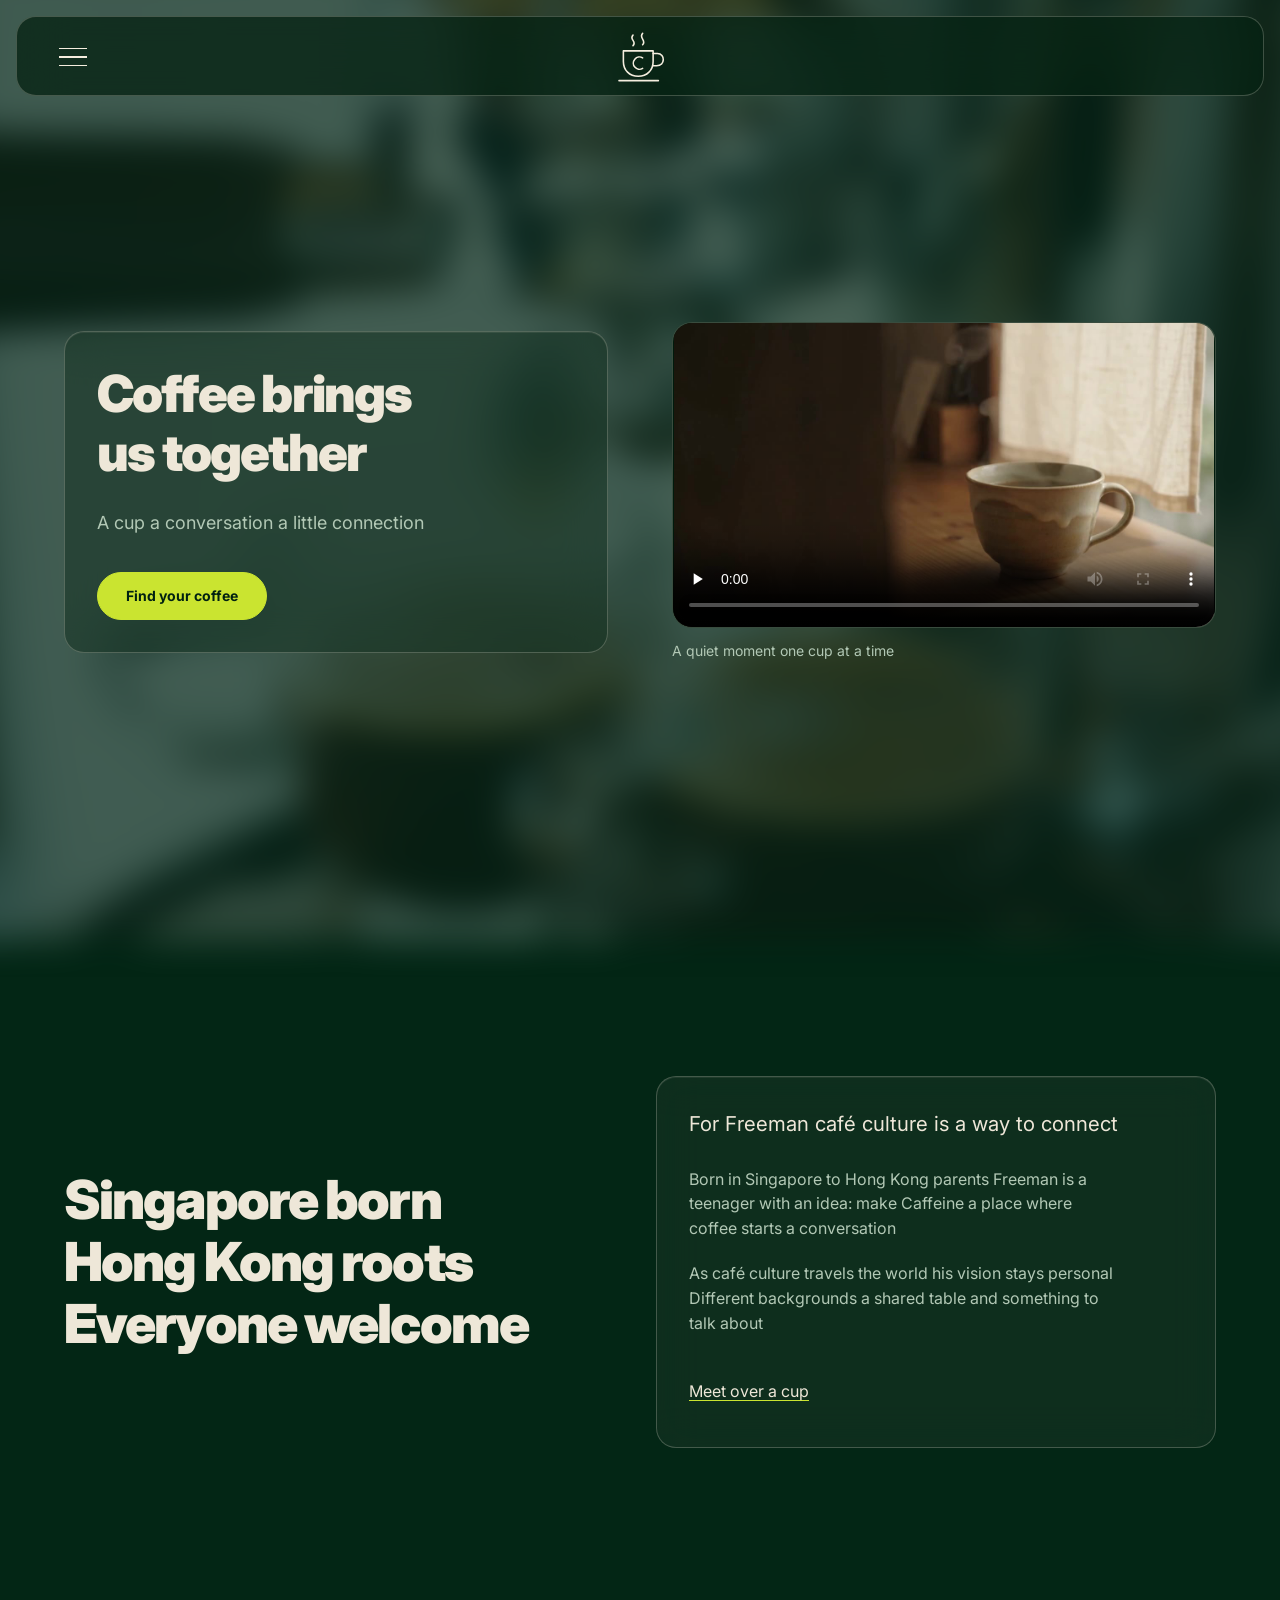
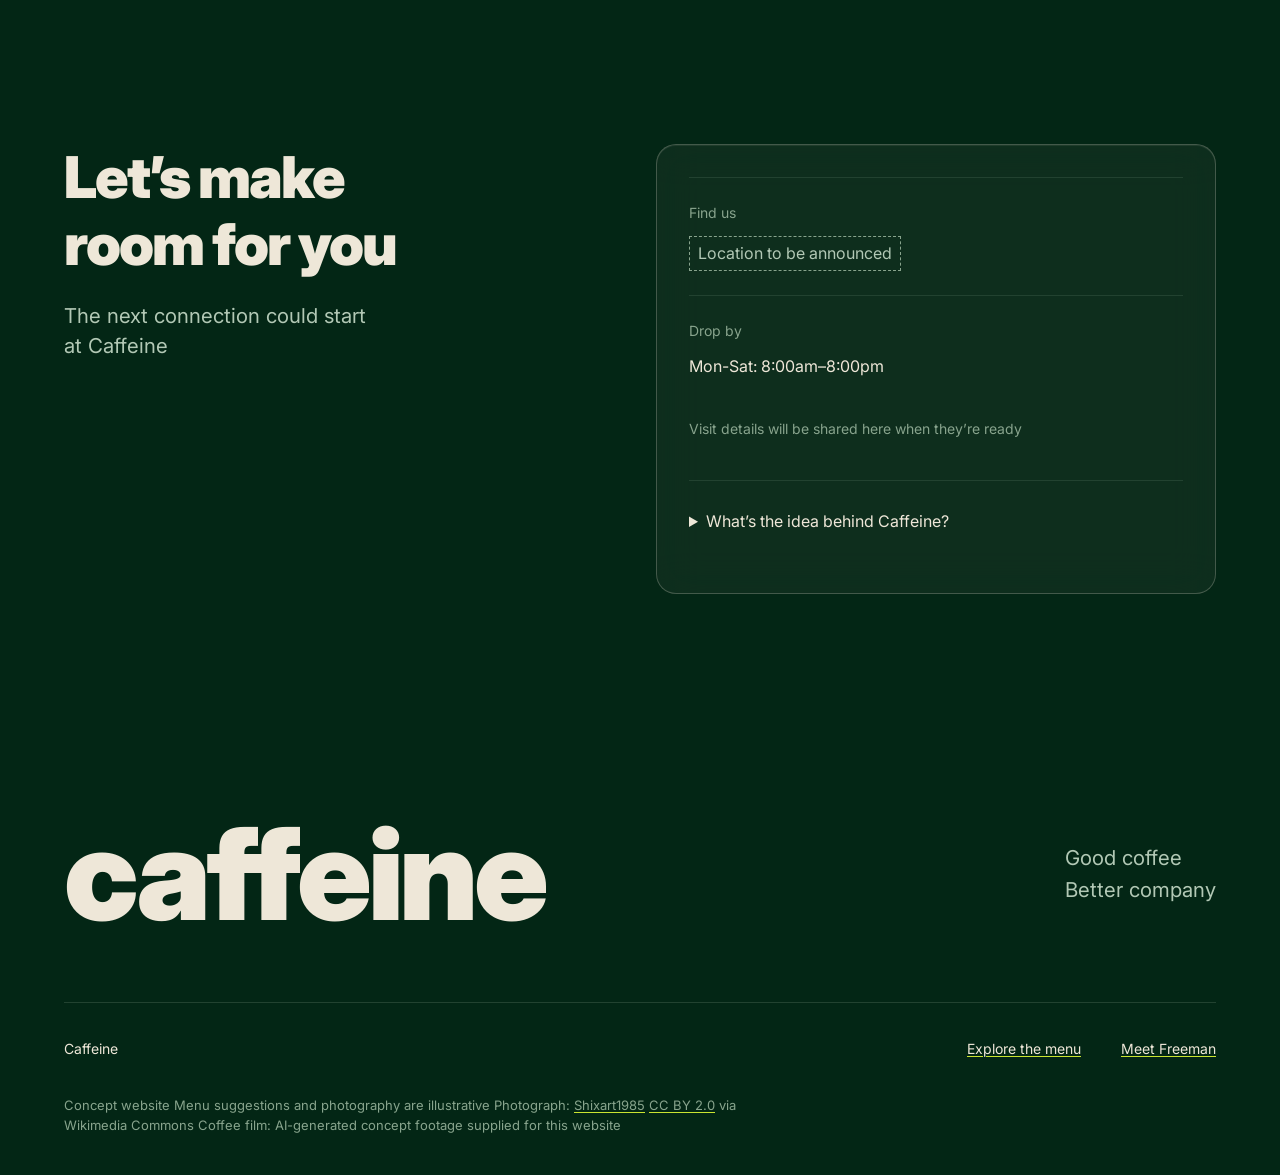
<file: index.html>
<!doctype html>
<html lang="en"><head><meta charset="UTF-8"><meta name="viewport" content="width=device-width, initial-scale=1"><title>Caffeine | Coffee brings us together</title><meta name="description" content="Caffeine is Freeman’s café concept, bringing people together through coffee, with roots in Singapore and Hong Kong."><link rel="preconnect" href="https://fonts.googleapis.com"><link rel="preconnect" href="https://fonts.gstatic.com" crossorigin><link href="https://fonts.googleapis.com/css2?family=Inter:wght@400;500;700;900&display=swap" rel="stylesheet"><link rel="stylesheet" href="style.css"></head>
<body><a class="skip" href="#main">Skip to content</a><header class="container nav"><button class="menu-toggle" type="button" aria-label="Open menu" aria-haspopup="dialog" hidden><span aria-hidden="true"></span><span aria-hidden="true"></span><span aria-hidden="true"></span></button><a class="wordmark brand-home" href="index.html" aria-label="Caffeine home" title="Caffeine home"><svg class="brand-mark" width="56" height="56" viewBox="0 0 64 64" fill="none" aria-hidden="true" focusable="false"><g stroke="currentColor" stroke-width="1.8" stroke-linecap="round" stroke-linejoin="round"><path d="M24 7c-5 5 5 7 0 12M35 5c-5 5 5 8 0 13M13 25h34v12c0 10-7 17-17 17S13 47 13 37V25Z"/><path d="M47 28h5c9 0 9 14-1 14h-4M8 59h45M35 33a7 7 0 1 0 0 12"/></g></svg></a><nav aria-label="Main navigation"><a href="#story">Our story</a><a href="coffee.html">Coffee</a><a href="shop.html">Shop</a><a href="about.html">About</a><a class="visit-link" href="#visit">Come together</a></nav></header>
<main id="main"><section class="hero container" aria-labelledby="hero-title"><div class="hero-copy"><h1 id="hero-title">Coffee brings<br>us together</h1><p class="lead">A cup a conversation a little connection</p><a class="btn" href="coffee.html">Find your coffee</a></div><figure class="hero-film"><video controls playsinline preload="none" poster="coffee-film-poster.jpg" width="1280" height="720" aria-label="Caffeine concept film: coffee grounds are added to a filter, hot water is poured, and brewed coffee drips into a glass carafe."><source src="coffee-film.mp4" type="video/mp4"><a href="coffee-film.mp4">Watch the coffee film</a></video><figcaption>A quiet moment one cup at a time</figcaption></figure></section>
<section id="story" class="story container"><div class="story-heading"><h2>Singapore born<br>Hong Kong roots<br>Everyone welcome</h2></div><div class="story-body"><p class="lead">For Freeman café culture is a way to connect</p><p>Born in Singapore to Hong Kong parents Freeman is a teenager with an idea: make Caffeine a place where coffee starts a conversation</p><p>As café culture travels the world his vision stays personal Different backgrounds a shared table and something to talk about</p><a class="text-link" href="#visit">Meet over a cup</a></div></section>
<section id="visit" class="visit-section"><div class="container visit-grid"><div><h2>Let’s make<br>room for you</h2><p class="lead">The next connection could start at Caffeine</p></div><div class="visit-details"><dl><div><dt>Find us</dt><dd><span class="fill" data-fill="address">Location to be announced</span></dd></div><div><dt>Drop by</dt><dd><span data-fill="hours">Mon-Sat: <time datetime="08:00">8:00am</time>–<time datetime="20:00">8:00pm</time></span></dd></div></dl><p>Visit details will be shared here when they’re ready</p><details><summary>What’s the idea behind Caffeine?</summary><p>A café that brings people together inspired by Freeman’s Singapore and Hong Kong roots</p></details></div></div></section>
</main><footer class="container footer"><div class="footer-top"><a href="#" class="footer-mark" aria-label="Caffeine back to top">caffeine</a><p>Good coffee<br>Better company</p></div><div class="footer-bottom"><p>Caffeine</p><a href="coffee.html">Explore the menu</a><a href="#story">Meet Freeman</a></div><p class="credits">Concept website Menu suggestions and photography are illustrative Photograph: <a href="https://commons.wikimedia.org/wiki/File:Espresso_coffee_pouring_from_retro_espresso_machine.jpg">Shixart1985</a> <a href="https://creativecommons.org/licenses/by/2.0/">CC BY 2.0</a> via Wikimedia Commons Coffee film: AI-generated concept footage supplied for this website</p></footer>
<script>window.hallmarkSlots = (m) => { for (const [k,v] of Object.entries(m)) { const s=document.querySelector(`[data-slot="${k}"]`); if(!s) continue; const im=new Image(); im.src=typeof v==='string'?v:v.src; im.alt=(typeof v==='object'&&v.alt)||s.dataset.alt||''; s.querySelectorAll(':scope > img').forEach(o=>o.remove()); s.prepend(im); }};</script><script src="site-menu.js" defer></script></body></html>
</file>
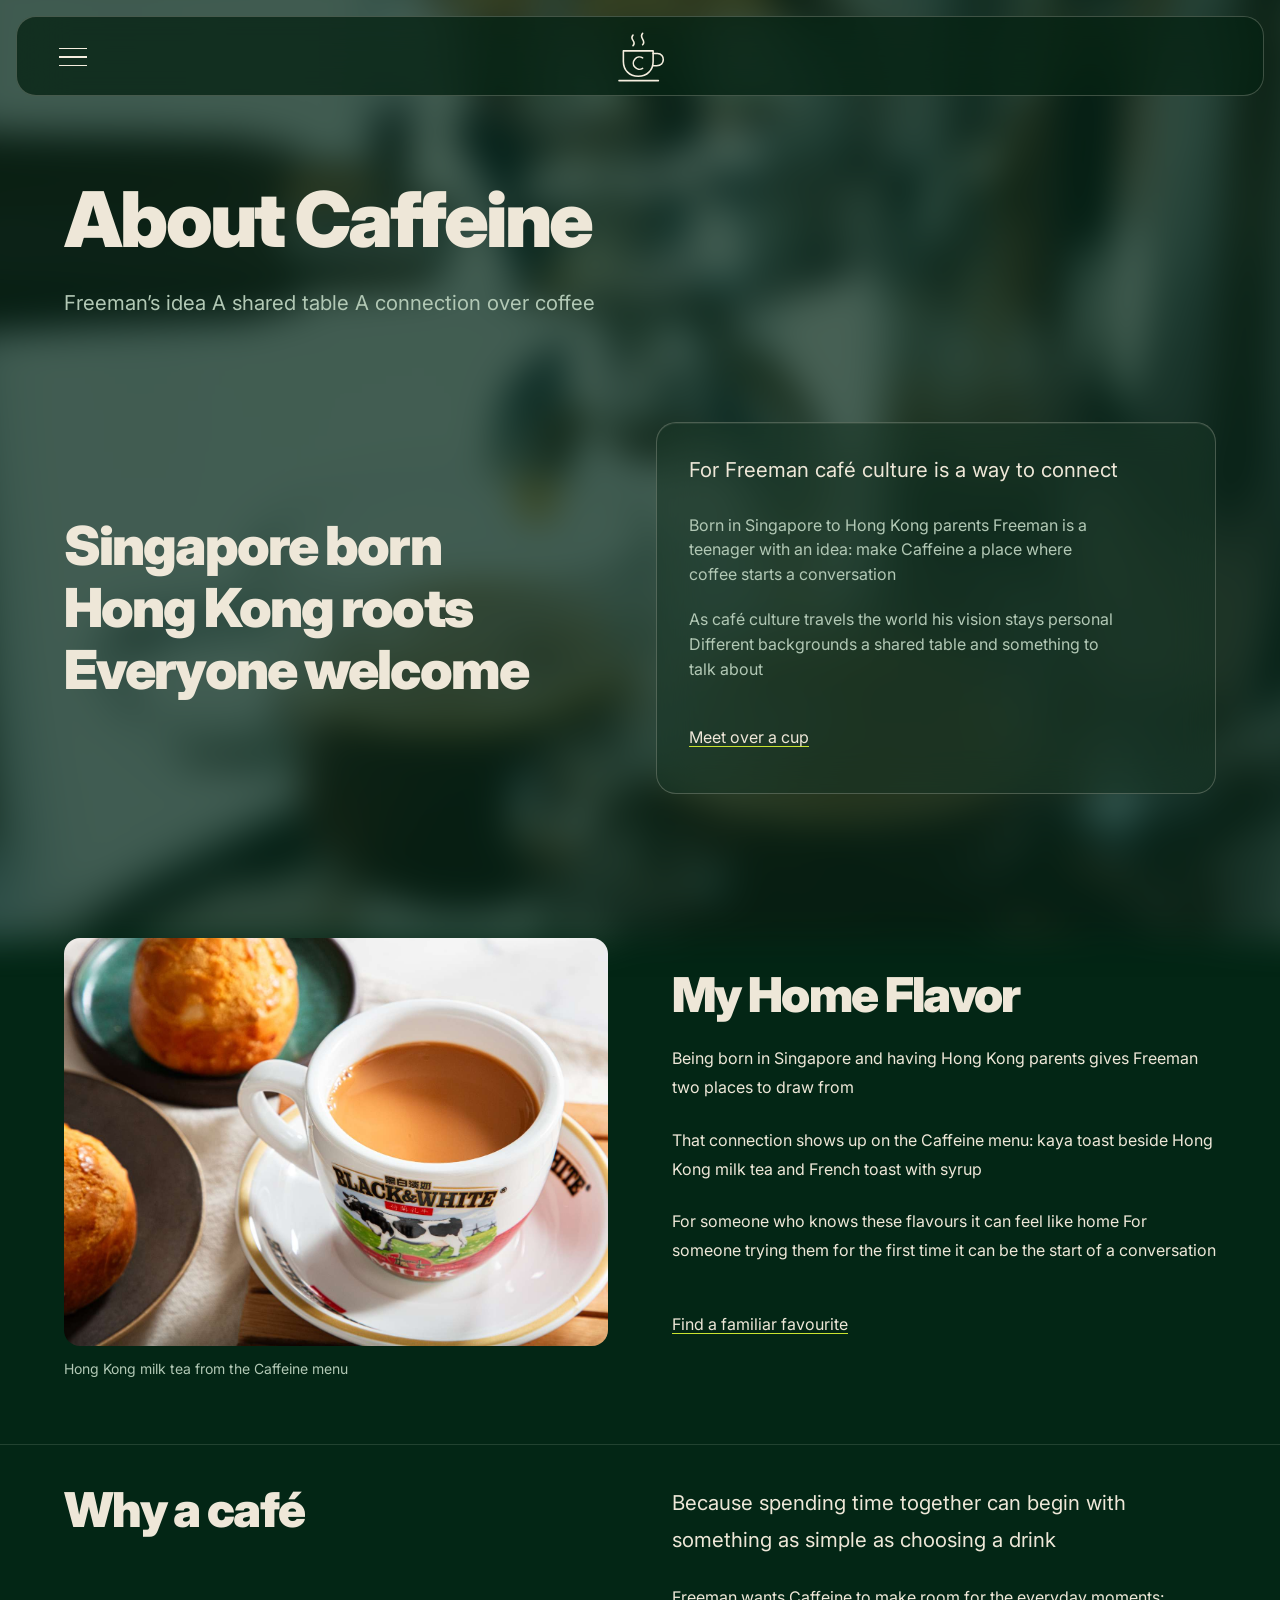
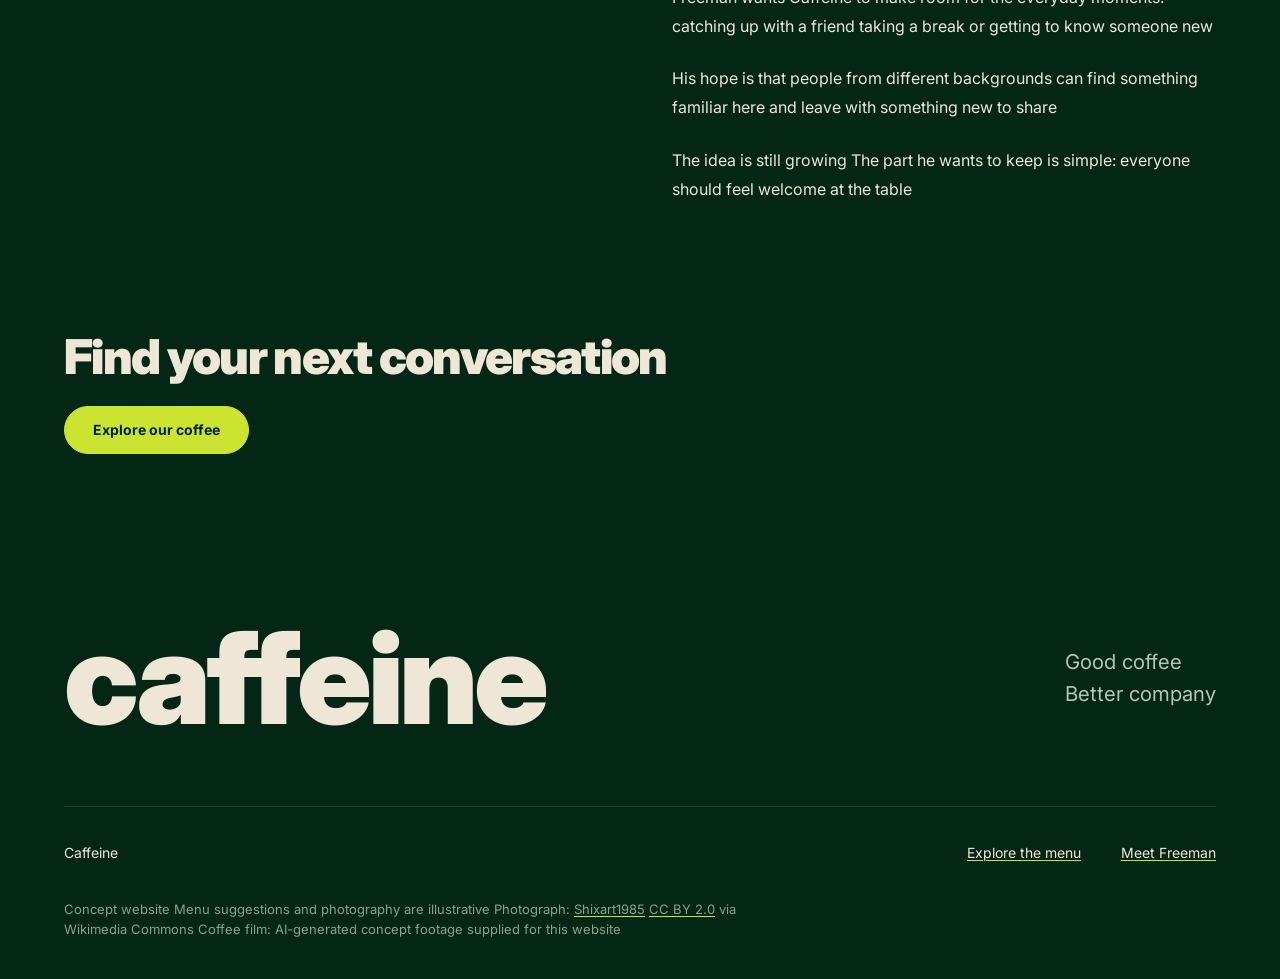
<file: about.html>
<!doctype html>
<html lang="en"><head><meta charset="UTF-8"><meta name="viewport" content="width=device-width, initial-scale=1"><title>About | Caffeine</title><meta name="description" content="Caffeine is Freeman’s café concept, bringing people together through coffee, with roots in Singapore and Hong Kong."><link rel="preconnect" href="https://fonts.googleapis.com"><link rel="preconnect" href="https://fonts.gstatic.com" crossorigin><link href="https://fonts.googleapis.com/css2?family=Inter:wght@400;500;700;900&display=swap" rel="stylesheet"><link rel="stylesheet" href="style.css"></head>
<body class="about-page"><a class="skip" href="#main">Skip to content</a><header class="container nav"><button class="menu-toggle" type="button" aria-label="Open menu" aria-haspopup="dialog" hidden><span aria-hidden="true"></span><span aria-hidden="true"></span><span aria-hidden="true"></span></button><a class="wordmark brand-home" href="index.html" aria-label="Caffeine home" title="Caffeine home"><svg class="brand-mark" width="56" height="56" viewBox="0 0 64 64" fill="none" aria-hidden="true" focusable="false"><g stroke="currentColor" stroke-width="1.8" stroke-linecap="round" stroke-linejoin="round"><path d="M24 7c-5 5 5 7 0 12M35 5c-5 5 5 8 0 13M13 25h34v12c0 10-7 17-17 17S13 47 13 37V25Z"/><path d="M47 28h5c9 0 9 14-1 14h-4M8 59h45M35 33a7 7 0 1 0 0 12"/></g></svg></a><nav aria-label="Main navigation"><a href="index.html#story">Our story</a><a href="coffee.html">Coffee</a><a href="shop.html">Shop</a><a href="about.html" aria-current="page">About</a><a class="visit-link" href="index.html#visit">Come together</a></nav></header><main id="main"><div class="container about-intro"><h1>About Caffeine</h1><p class="lead">Freeman’s idea A shared table A connection over coffee</p></div><section id="story" class="story container"><div class="story-heading"><h2>Singapore born<br>Hong Kong roots<br>Everyone welcome</h2></div><div class="story-body"><p class="lead">For Freeman café culture is a way to connect</p><p>Born in Singapore to Hong Kong parents Freeman is a teenager with an idea: make Caffeine a place where coffee starts a conversation</p><p>As café culture travels the world his vision stays personal Different backgrounds a shared table and something to talk about</p><a class="text-link" href="index.html#visit">Meet over a cup</a></div></section><section class="container about-roots" aria-labelledby="home-flavor-title"><figure class="about-roots-photo"><img src="hong-kong-milk-tea.jpg" alt="Hong Kong milk tea with pineapple buns" width="1500" height="1125" loading="lazy"><figcaption>Hong Kong milk tea from the Caffeine menu</figcaption></figure><div class="about-roots-copy"><h2 id="home-flavor-title">My Home Flavor</h2><p>Being born in Singapore and having Hong Kong parents gives Freeman two places to draw from</p><p>That connection shows up on the Caffeine menu: kaya toast beside Hong Kong milk tea and French toast with syrup</p><p>For someone who knows these flavours it can feel like home For someone trying them for the first time it can be the start of a conversation</p><a class="text-link" href="coffee.html">Find a familiar favourite</a></div></section><section class="container about-purpose" aria-labelledby="gather-title"><h2 id="gather-title">Why a café</h2><div><p class="lead">Because spending time together can begin with something as simple as choosing a drink</p><p>Freeman wants Caffeine to make room for the everyday moments: catching up with a friend taking a break or getting to know someone new</p><p>His hope is that people from different backgrounds can find something familiar here and leave with something new to share</p><p>The idea is still growing The part he wants to keep is simple: everyone should feel welcome at the table</p></div></section><section class="container about-invitation" aria-labelledby="connection-title"><h2 id="connection-title">Find your next conversation</h2><a class="btn" href="coffee.html">Explore our coffee</a></section></main><footer class="container footer"><div class="footer-top"><a href="index.html" class="footer-mark" aria-label="Caffeine home">caffeine</a><p>Good coffee<br>Better company</p></div><div class="footer-bottom"><p>Caffeine</p><a href="coffee.html">Explore the menu</a><a href="index.html#story">Meet Freeman</a></div><p class="credits">Concept website Menu suggestions and photography are illustrative Photograph: <a href="https://commons.wikimedia.org/wiki/File:Espresso_coffee_pouring_from_retro_espresso_machine.jpg">Shixart1985</a> <a href="https://creativecommons.org/licenses/by/2.0/">CC BY 2.0</a> via Wikimedia Commons Coffee film: AI-generated concept footage supplied for this website</p></footer><script src="site-menu.js" defer></script></body></html>
</file>
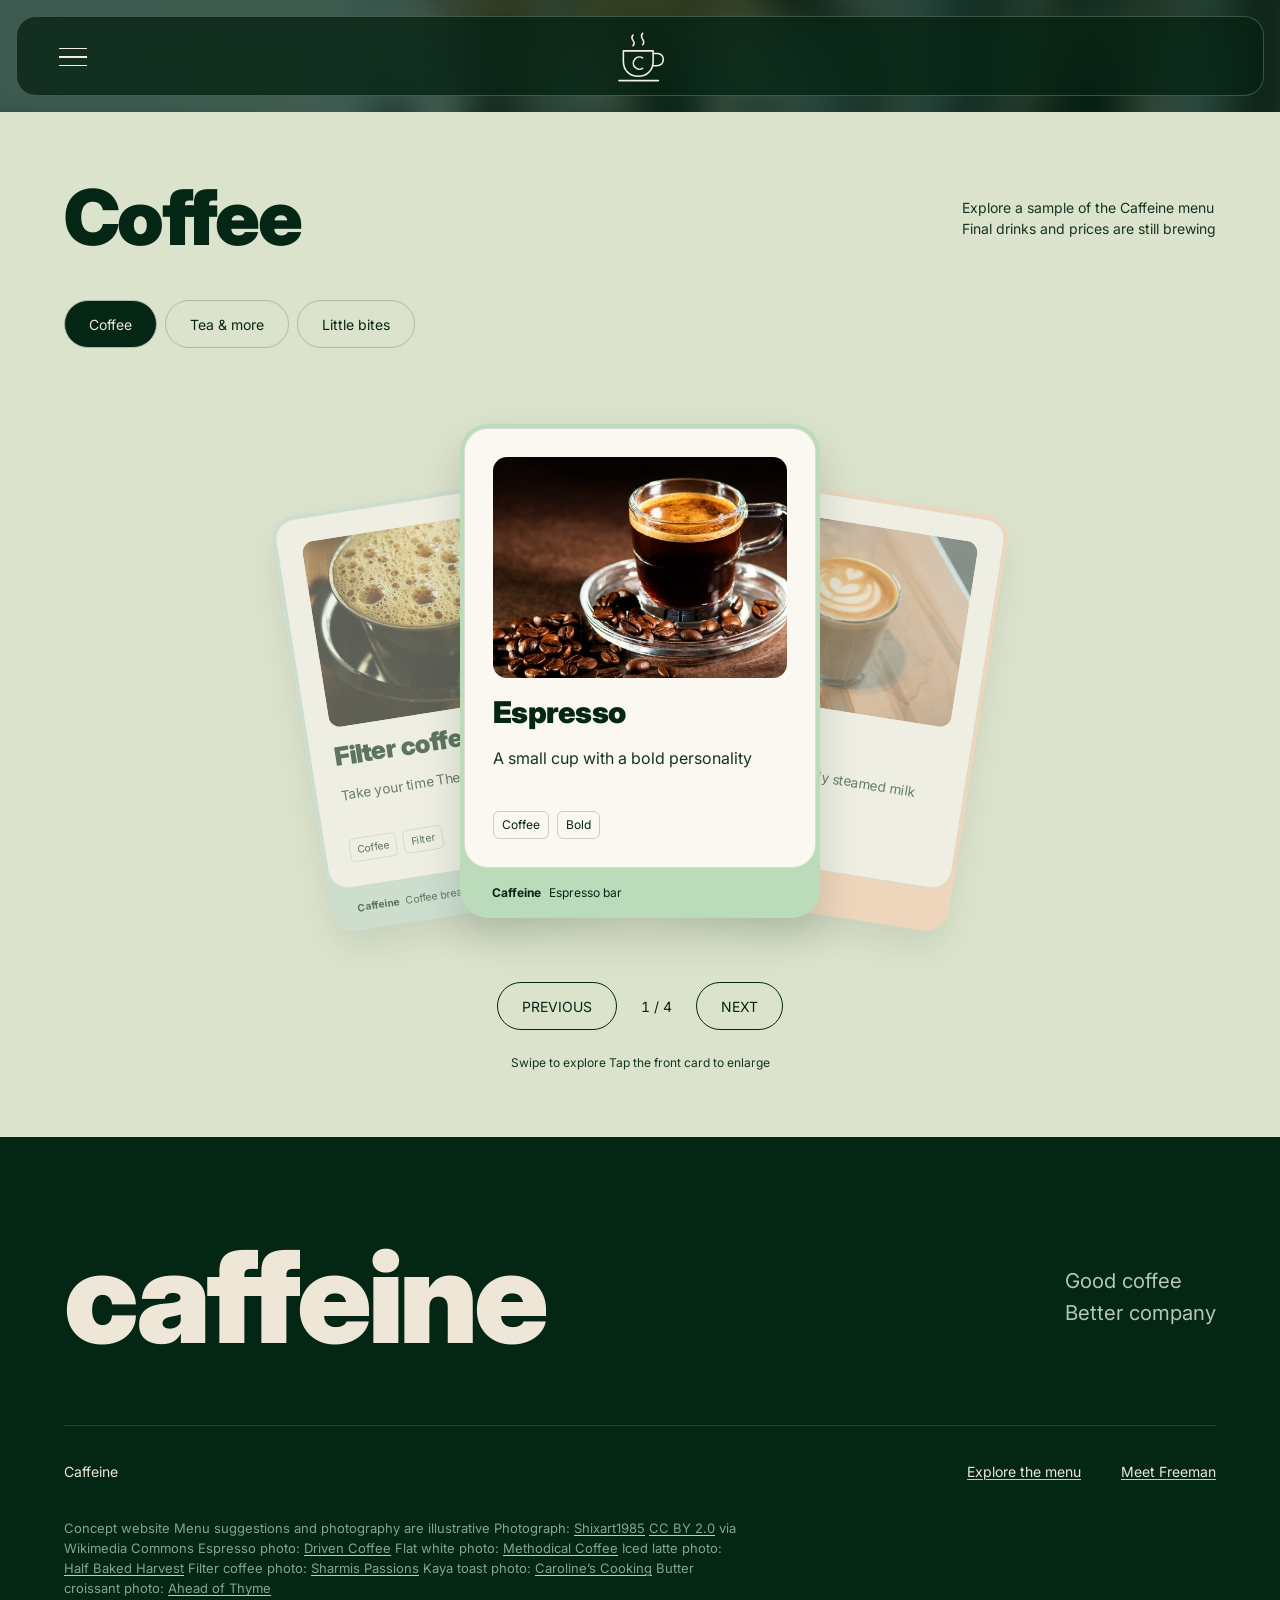
<file: coffee.html>
<!doctype html>
<html lang="en"><head><meta charset="UTF-8"><meta name="viewport" content="width=device-width, initial-scale=1"><title>Coffee | Caffeine</title><meta name="description" content="Explore Caffeine’s sample coffee, tea and bites menu with interactive cards."><link rel="preconnect" href="https://fonts.googleapis.com"><link rel="preconnect" href="https://fonts.gstatic.com" crossorigin><link href="https://fonts.googleapis.com/css2?family=Inter:wght@400;500;700;900&display=swap" rel="stylesheet"><link rel="stylesheet" href="style.css"></head>
<body class="coffee-page"><a class="skip" href="#main">Skip to content</a><header class="container nav"><button class="menu-toggle" type="button" aria-label="Open menu" aria-haspopup="dialog" hidden><span aria-hidden="true"></span><span aria-hidden="true"></span><span aria-hidden="true"></span></button><a class="wordmark brand-home" href="index.html" aria-label="Caffeine home" title="Caffeine home"><svg class="brand-mark" width="56" height="56" viewBox="0 0 64 64" fill="none" aria-hidden="true" focusable="false"><g stroke="currentColor" stroke-width="1.8" stroke-linecap="round" stroke-linejoin="round"><path d="M24 7c-5 5 5 7 0 12M35 5c-5 5 5 8 0 13M13 25h34v12c0 10-7 17-17 17S13 47 13 37V25Z"/><path d="M47 28h5c9 0 9 14-1 14h-4M8 59h45M35 33a7 7 0 1 0 0 12"/></g></svg></a><nav aria-label="Main navigation"><a href="index.html#story">Our story</a><a href="coffee.html" aria-current="page">Coffee</a><a href="shop.html">Shop</a><a href="about.html">About</a><a class="visit-link" href="index.html#visit">Come together</a></nav></header>
<main id="main"><section id="menu" class="menu-section" aria-labelledby="coffee-title"><div class="container"><div class="section-head"><h1 id="coffee-title">Coffee</h1><p>Explore a sample of the Caffeine menu<br>Final drinks and prices are still brewing</p></div><h2 class="visually-hidden">Explore the menu</h2><fieldset class="menu-choice"><legend class="visually-hidden">Browse sample menu</legend><input type="radio" id="coffee" name="menu" value="coffee" checked><label for="coffee">Coffee</label><input type="radio" id="tea" name="menu" value="tea"><label for="tea">Tea &amp; more</label><input type="radio" id="bites" name="menu" value="bites"><label for="bites">Little bites</label></fieldset>
<div class="menu-panel" data-menu="coffee"><article class="menu-card"><div class="menu-card-face"><img class="menu-card-image" src="espresso-glass.jpg" alt="Espresso with golden crema in a clear glass cup and saucer surrounded by roasted coffee beans" width="500" height="500" loading="lazy" style="--photo-position:50% 50%"><h3>Espresso</h3><p>A small cup with a bold personality</p><ul class="menu-tags" aria-label="Drink or food notes"><li>Coffee</li><li>Bold</li></ul></div><div class="menu-card-base"><span>Caffeine</span><span>Espresso bar</span></div></article><article class="menu-card"><div class="menu-card-face"><img class="menu-card-image" src="flat-white-cup.jpg" alt="Flat white in a clear glass with heart-shaped latte art on a wooden table" width="1200" height="900" loading="lazy"><h3>Flat white</h3><p>Espresso meets softly steamed milk</p><ul class="menu-tags" aria-label="Drink or food notes"><li>Coffee</li><li>Milk</li></ul></div><div class="menu-card-base"><span>Caffeine</span><span>Espresso bar</span></div></article><article class="menu-card"><div class="menu-card-face"><img class="menu-card-image" src="iced-latte.jpg" alt="Iced latte in a glass with lavender on a wooden board" width="1200" height="1800" loading="lazy" style="--photo-position:50% 64%"><h3>Iced latte</h3><p>A slower sip for warmer afternoons</p><ul class="menu-tags" aria-label="Drink or food notes"><li>Coffee</li><li>Iced</li></ul></div><div class="menu-card-base"><span>Caffeine</span><span>Espresso bar</span></div></article><article class="menu-card"><div class="menu-card-face"><img class="menu-card-image" src="filter-coffee.jpg" alt="Frothy filter coffee in a steel tumbler and saucer beside a newspaper" width="720" height="1080" loading="lazy" style="--photo-position:50% 53%"><h3>Filter coffee</h3><p>Take your time There’s more to taste</p><ul class="menu-tags" aria-label="Drink or food notes"><li>Coffee</li><li>Filter</li></ul></div><div class="menu-card-base"><span>Caffeine</span><span>Coffee break</span></div></article></div>
<div class="menu-panel" data-menu="tea"><article class="menu-card"><div class="menu-card-face"><img class="menu-card-image" src="matcha-latte.jpg" alt="Iced matcha latte in a tall glass with cream on a white background" width="800" height="1131" loading="lazy" style="--photo-position:50% 50%;object-fit:contain;background:#fff"><h3>Matcha latte</h3><p>Earthy matcha softened with milk</p><ul class="menu-tags" aria-label="Drink or food notes"><li>Matcha</li><li>Milk</li></ul></div><div class="menu-card-base"><span>Caffeine</span><span>Tea break</span></div></article><article class="menu-card"><div class="menu-card-face"><img class="menu-card-image" src="hong-kong-milk-tea.jpg" alt="Hong Kong milk tea in a white cup and saucer with pineapple buns" width="1500" height="1125" loading="lazy" style="--photo-position:50% 50%"><h3>Hong Kong milk tea</h3><p>My Home Flavor</p><ul class="menu-tags" aria-label="Drink or food notes"><li>Tea</li><li>Milk</li></ul></div><div class="menu-card-base"><span>Caffeine</span><span>Tea break</span></div></article><article class="menu-card"><div class="menu-card-face"><img class="menu-card-image" src="cold-brew-tea.jpg" alt="A pitcher and tall glass of iced tea with citrus and mint" width="600" height="365" loading="lazy" style="--photo-position:50% 50%"><h3>Cold brew tea</h3><p>Light cool and easy to linger over</p><ul class="menu-tags" aria-label="Drink or food notes"><li>Tea</li><li>Cold brew</li></ul></div><div class="menu-card-base"><span>Caffeine</span><span>Tea break</span></div></article></div>
<div class="menu-panel" data-menu="bites"><article class="menu-card"><div class="menu-card-face"><img class="menu-card-image" src="kaya-toast.jpg" alt="Stacked kaya toast sandwiches with coconut jam and butter on a white plate" width="1200" height="1200" loading="lazy" style="--photo-position:50% 55%"><h3>Kaya toast</h3><p>A familiar Singapore-inspired pairing</p><ul class="menu-tags" aria-label="Drink or food notes"><li>Toast</li><li>Kaya</li></ul></div><div class="menu-card-base"><span>Caffeine</span><span>From the counter</span></div></article><article class="menu-card"><div class="menu-card-face"><img class="menu-card-image" src="butter-croissant.jpg" alt="Golden flaky butter croissants on a pale wooden surface" width="1200" height="800" loading="lazy" style="--photo-position:50% 50%"><h3>Butter croissant</h3><p>Flaky layers for a coffee break</p><ul class="menu-tags" aria-label="Drink or food notes"><li>Pastry</li><li>Butter</li></ul></div><div class="menu-card-base"><span>Caffeine</span><span>From the counter</span></div></article><article class="menu-card"><div class="menu-card-face"><img class="menu-card-image" src="hong-kong-french-toast.jpg" alt="Golden Hong Kong French toast topped with butter and syrup on a white plate" width="900" height="901" loading="lazy" style="--photo-position:50% 52%"><h3>Hong Kong French Toast</h3><p>Toast and Syrup is the best combination</p><ul class="menu-tags" aria-label="Drink or food notes"><li>Toast</li><li>Syrup</li></ul></div><div class="menu-card-base"><span>Caffeine</span><span>From the counter</span></div></article></div></div></section>
</main><footer class="container footer"><div class="footer-top"><a href="index.html" class="footer-mark" aria-label="Caffeine home">caffeine</a><p>Good coffee<br>Better company</p></div><div class="footer-bottom"><p>Caffeine</p><a href="#menu">Explore the menu</a><a href="index.html#story">Meet Freeman</a></div><p class="credits">Concept website Menu suggestions and photography are illustrative Photograph: <a href="https://commons.wikimedia.org/wiki/File:Espresso_coffee_pouring_from_retro_espresso_machine.jpg">Shixart1985</a> <a href="https://creativecommons.org/licenses/by/2.0/">CC BY 2.0</a> via Wikimedia Commons Espresso photo: <a href="https://www.drivencoffee.com/products/guatemala-antigua">Driven Coffee</a> Flat white photo: <a href="https://methodicalcoffee.com/blogs/coffee-culture/what-is-a-flat-white-and-how-do-you-make-one">Methodical Coffee</a> Iced latte photo: <a href="https://www.halfbakedharvest.com/iced-brown-sugar-latte/">Half Baked Harvest</a> Filter coffee photo: <a href="https://www.sharmispassions.com/filter-kaapi-south-indian-filter-coffee/">Sharmis Passions</a> Kaya toast photo: <a href="https://www.carolinescooking.com/kaya-toast/">Caroline’s Cooking</a> Butter croissant photo: <a href="https://www.aheadofthyme.com/quick-and-easy-butter-croissants/">Ahead of Thyme</a></p></footer>
<script src="menu-deck.js" defer></script><script src="site-menu.js" defer></script></body></html>
</file>
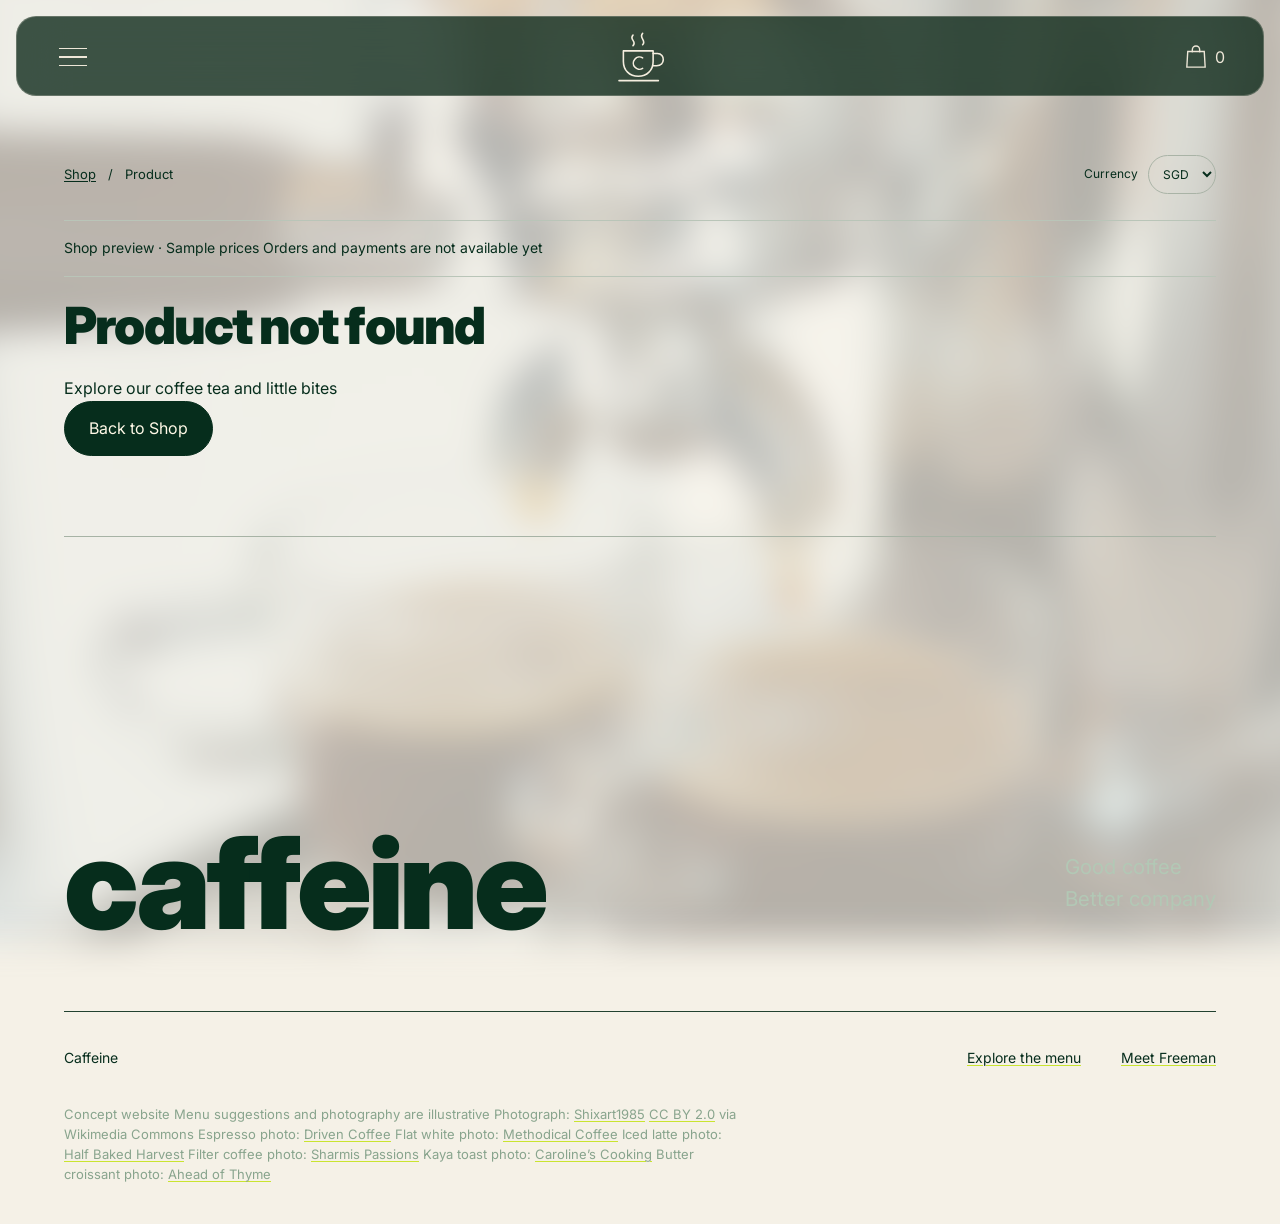
<file: product.html>
<!doctype html>
<html lang="en"><head><meta charset="UTF-8"><meta name="viewport" content="width=device-width, initial-scale=1"><title>Product | Caffeine</title><meta name="description" content="Shop coffee, tea and little bites from Caffeine."><link rel="preconnect" href="https://fonts.googleapis.com"><link rel="preconnect" href="https://fonts.gstatic.com" crossorigin><link href="https://fonts.googleapis.com/css2?family=Inter:wght@400;500;700;900&display=swap" rel="stylesheet"><link rel="stylesheet" href="style.css"><link rel="stylesheet" href="shop.css"></head>
<body class="shop-page"><a class="skip" href="#main">Skip to content</a><header class="container nav"><button class="menu-toggle" type="button" aria-label="Open menu" aria-haspopup="dialog" hidden><span aria-hidden="true"></span><span aria-hidden="true"></span><span aria-hidden="true"></span></button><a class="wordmark brand-home" href="index.html" aria-label="Caffeine home" title="Caffeine home"><svg class="brand-mark" width="56" height="56" viewBox="0 0 64 64" fill="none" aria-hidden="true" focusable="false"><g stroke="currentColor" stroke-width="1.8" stroke-linecap="round" stroke-linejoin="round"><path d="M24 7c-5 5 5 7 0 12M35 5c-5 5 5 8 0 13M13 25h34v12c0 10-7 17-17 17S13 47 13 37V25Z"/><path d="M47 28h5c9 0 9 14-1 14h-4M8 59h45M35 33a7 7 0 1 0 0 12"/></g></svg></a><nav aria-label="Main navigation"><a href="index.html#story">Our story</a><a href="coffee.html">Coffee</a><a href="shop.html" aria-current="page">Shop</a><a href="about.html">About</a><a class="visit-link" href="index.html#visit">Come together</a></nav></header><main id="main" class="container shop-main product-main"><div class="product-topline"><nav class="product-breadcrumb" aria-label="Breadcrumb"><a href="shop.html">Shop</a><span aria-hidden="true">/</span><span id="product-breadcrumb-name">Product</span></nav><label class="shop-currency">Currency <select id="shop-currency"><option value="SGD">SGD</option><option value="HKD">HKD</option></select></label></div><p class="shop-notice">Shop preview · Sample prices Orders and payments are not available yet</p><p id="shop-results" role="status"></p><div id="product-page-detail"></div><section id="product-related" class="product-related" aria-labelledby="related-title"></section><p id="shop-feedback" class="shop-feedback" role="status"></p><noscript><p>Enable JavaScript to view this product or <a href="coffee.html">explore our menu</a></p></noscript></main><dialog id="product-dialog" class="shop-dialog" aria-label="Product details"><button type="button" class="shop-close" data-close>Close <span aria-hidden="true">×</span></button><div id="product-detail"></div></dialog><dialog id="cart-dialog" class="shop-dialog cart-dialog" aria-labelledby="cart-title"><button type="button" class="shop-close" data-close>Close <span aria-hidden="true">×</span></button><h2 id="cart-title">Your bag</h2><div id="cart-content"></div></dialog><dialog id="checkout-dialog" class="shop-dialog" aria-labelledby="checkout-title"><button type="button" class="shop-close" data-close>Close <span aria-hidden="true">×</span></button><h2 id="checkout-title">Checkout preview</h2><p>This is a preview of your selection Orders and payments are not available yet</p><div id="checkout-summary"></div><a class="shop-primary" href="index.html#visit">See opening hours</a></dialog><footer class="container footer"><div class="footer-top"><a href="index.html" class="footer-mark" aria-label="Caffeine home">caffeine</a><p>Good coffee<br>Better company</p></div><div class="footer-bottom"><p>Caffeine</p><a href="coffee.html#menu">Explore the menu</a><a href="index.html#story">Meet Freeman</a></div><p class="credits">Concept website Menu suggestions and photography are illustrative Photograph: <a href="https://commons.wikimedia.org/wiki/File:Espresso_coffee_pouring_from_retro_espresso_machine.jpg">Shixart1985</a> <a href="https://creativecommons.org/licenses/by/2.0/">CC BY 2.0</a> via Wikimedia Commons Espresso photo: <a href="https://www.drivencoffee.com/products/guatemala-antigua">Driven Coffee</a> Flat white photo: <a href="https://methodicalcoffee.com/blogs/coffee-culture/what-is-a-flat-white-and-how-do-you-make-one">Methodical Coffee</a> Iced latte photo: <a href="https://www.halfbakedharvest.com/iced-brown-sugar-latte/">Half Baked Harvest</a> Filter coffee photo: <a href="https://www.sharmispassions.com/filter-kaapi-south-indian-filter-coffee/">Sharmis Passions</a> Kaya toast photo: <a href="https://www.carolinescooking.com/kaya-toast/">Caroline’s Cooking</a> Butter croissant photo: <a href="https://www.aheadofthyme.com/quick-and-easy-butter-croissants/">Ahead of Thyme</a></p></footer><dialog id="photo-dialog" class="shop-dialog photo-dialog" aria-label="Product photograph"><button type="button" class="shop-close" data-close>Close <span aria-hidden="true">×</span></button><div id="photo-detail"></div></dialog><script src="site-menu.js" defer></script><script type="module" src="shop.js"></script></body></html>
</file>
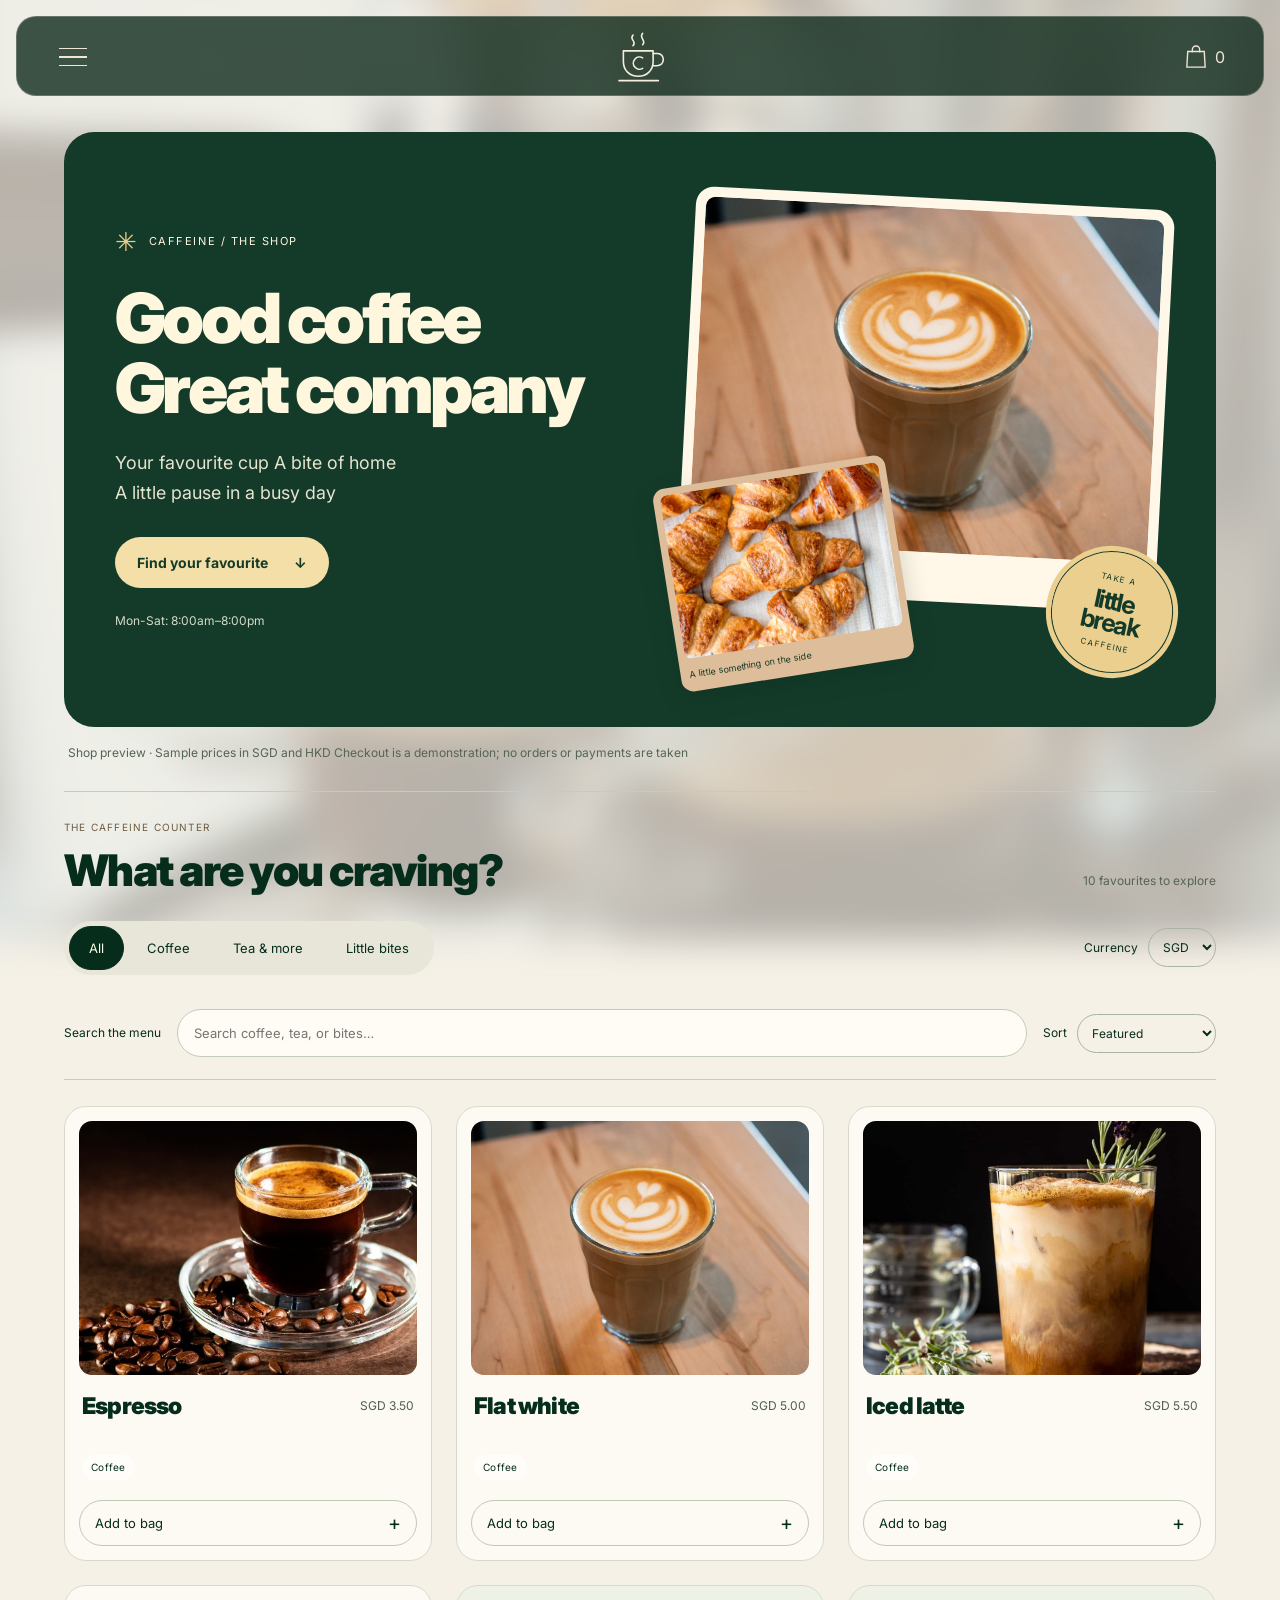
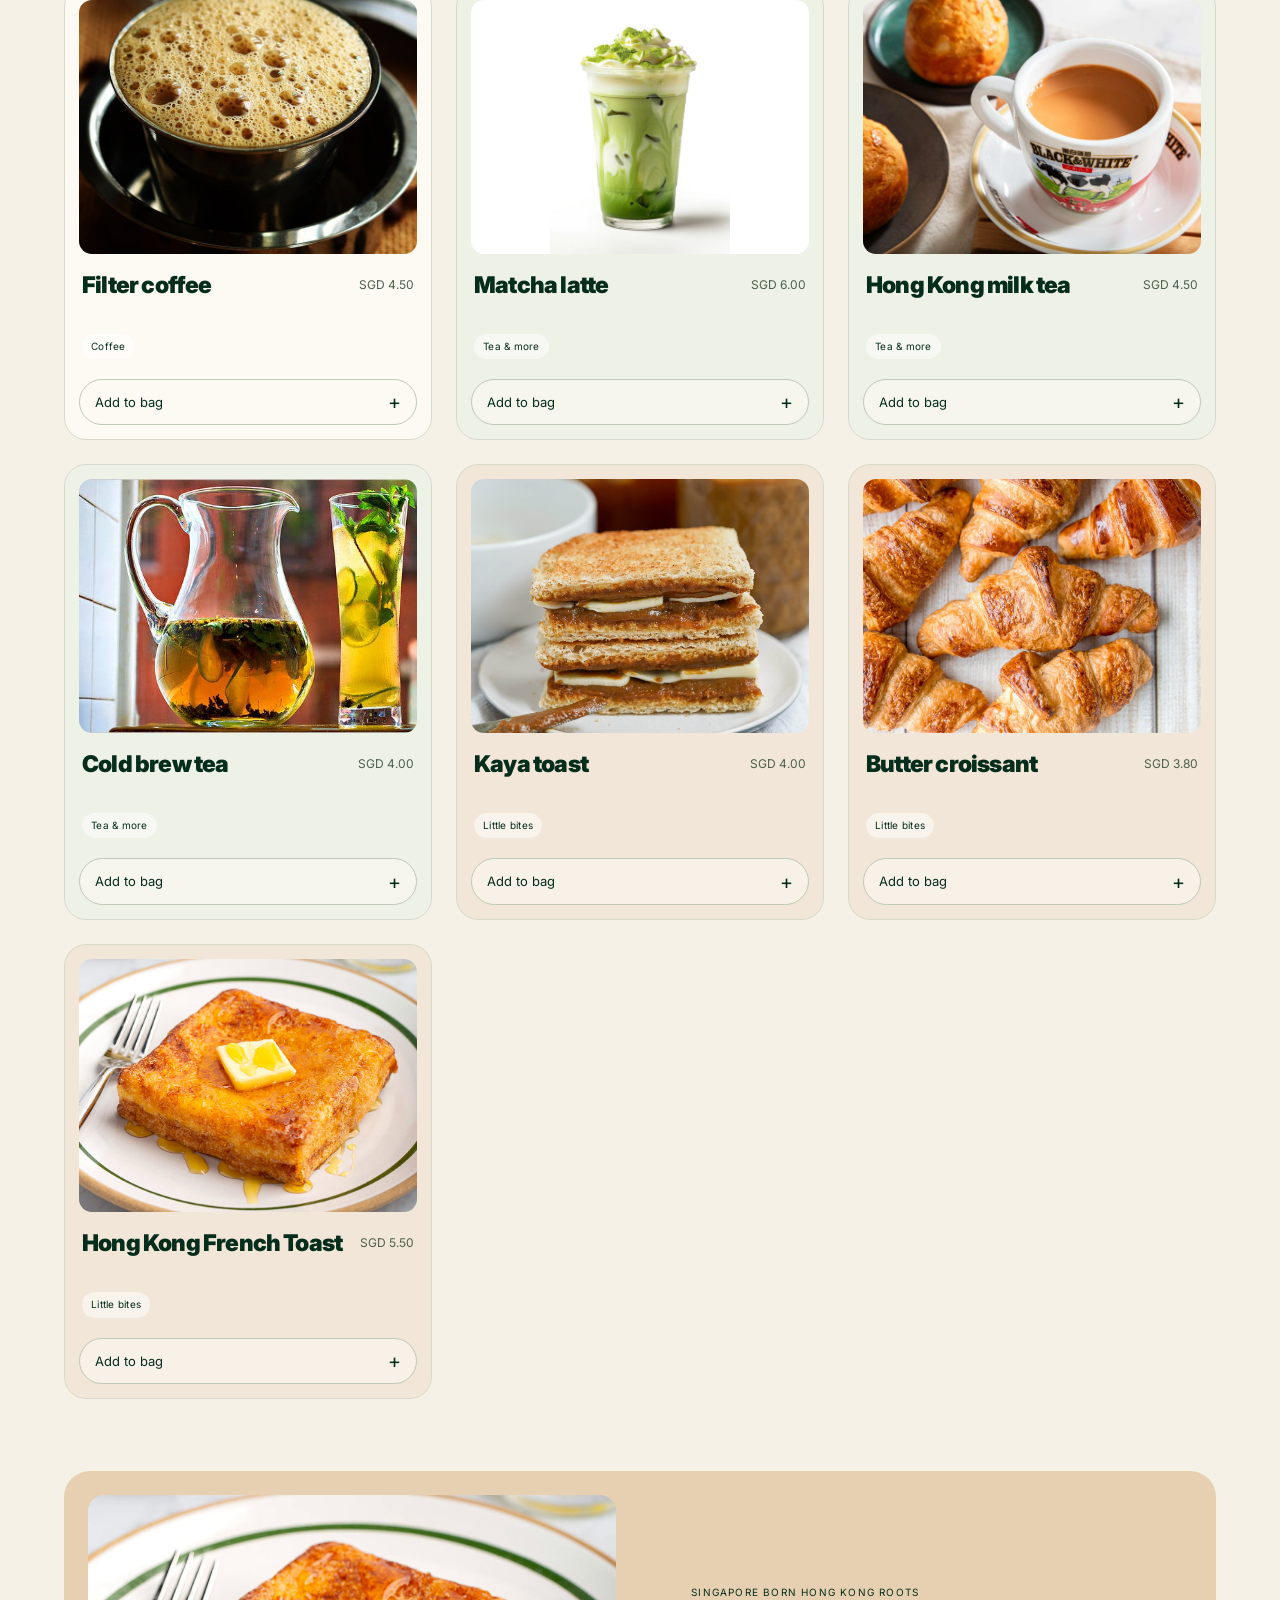
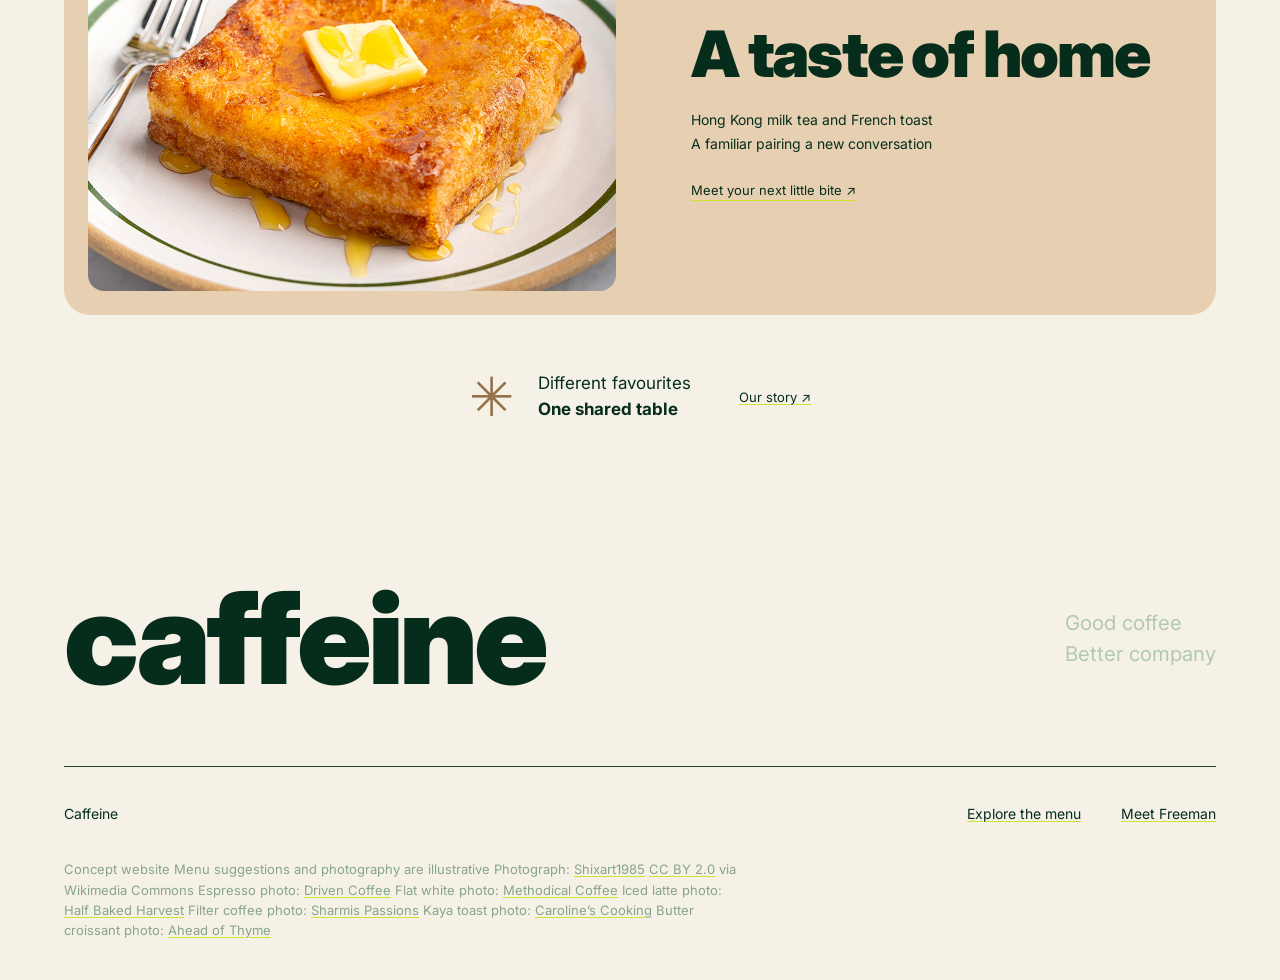
<file: shop.html>
<!doctype html>
<html lang="en"><head><meta charset="UTF-8"><meta name="viewport" content="width=device-width, initial-scale=1"><title>Shop | Caffeine</title><meta name="description" content="Shop coffee, tea and little bites from Caffeine."><link rel="preconnect" href="https://fonts.googleapis.com"><link rel="preconnect" href="https://fonts.gstatic.com" crossorigin><link href="https://fonts.googleapis.com/css2?family=Inter:wght@400;500;700;900&display=swap" rel="stylesheet"><link rel="stylesheet" href="style.css"><link rel="stylesheet" href="shop.css"></head>
<body class="shop-page"><a class="skip" href="#main">Skip to content</a><header class="container nav"><button class="menu-toggle" type="button" aria-label="Open menu" aria-haspopup="dialog" hidden><span aria-hidden="true"></span><span aria-hidden="true"></span><span aria-hidden="true"></span></button><a class="wordmark brand-home" href="index.html" aria-label="Caffeine home" title="Caffeine home"><svg class="brand-mark" width="56" height="56" viewBox="0 0 64 64" fill="none" aria-hidden="true" focusable="false"><g stroke="currentColor" stroke-width="1.8" stroke-linecap="round" stroke-linejoin="round"><path d="M24 7c-5 5 5 7 0 12M35 5c-5 5 5 8 0 13M13 25h34v12c0 10-7 17-17 17S13 47 13 37V25Z"/><path d="M47 28h5c9 0 9 14-1 14h-4M8 59h45M35 33a7 7 0 1 0 0 12"/></g></svg></a><nav aria-label="Main navigation"><a href="index.html#story">Our story</a><a href="coffee.html">Coffee</a><a href="shop.html" aria-current="page">Shop</a><a href="about.html">About</a><a class="visit-link" href="index.html#visit">Come together</a></nav></header><main id="main" class="container shop-main"><section class="shop-intro" aria-labelledby="shop-title"><div class="shop-hero-copy"><p class="shop-eyebrow"><span aria-hidden="true">✳</span> Caffeine / The shop</p><h1 id="shop-title">Good coffee<br>Great company</h1><p class="shop-hero-description">Your favourite cup A bite of home<br>A little pause in a busy day</p><a class="shop-hero-link" href="#shop-collection">Find your favourite <span aria-hidden="true">↓</span></a><p class="shop-hero-hours">Mon-Sat: 8:00am–8:00pm</p></div><div class="shop-hero-visual"><figure class="shop-hero-main"><img src="flat-white-cup.jpg" alt="Flat white with heart-shaped latte art on a warm wooden table" width="1200" height="900" fetchpriority="high"><figcaption>A cup worth slowing down for</figcaption></figure><figure class="shop-hero-small"><img src="butter-croissant.jpg" alt="Golden butter croissants" width="1200" height="800"><figcaption>A little something on the side</figcaption></figure><div class="shop-hero-stamp" aria-hidden="true"><span>TAKE A</span><strong>little<br>break</strong><span>CAFFEINE</span></div></div></section><p class="shop-notice">Shop preview · Sample prices in SGD and HKD Checkout is a demonstration; no orders or payments are taken</p><div id="shop-feedback" class="shop-feedback shop-added-notice" role="status" aria-live="polite" tabindex="-1" hidden></div><section id="shop-collection" class="shop-collection" aria-labelledby="collection-title"><div class="shop-collection-heading"><div><p class="shop-eyebrow">The Caffeine counter</p><h2 id="collection-title">What are you craving?</h2></div><p id="shop-results" role="status"></p></div><div class="shop-toolbar"><fieldset class="shop-filters"><legend class="visually-hidden">Product category</legend><button type="button" data-category="All" aria-pressed="true">All</button><button type="button" data-category="Coffee" aria-pressed="false">Coffee</button><button type="button" data-category="Tea &amp; more" aria-pressed="false">Tea &amp; more</button><button type="button" data-category="Little bites" aria-pressed="false">Little bites</button></fieldset><label class="shop-currency">Currency <select id="shop-currency"><option value="SGD">SGD</option><option value="HKD">HKD</option></select></label></div><div class="shop-search-row"><label for="shop-search">Search the menu</label><input id="shop-search" type="search" placeholder="Search coffee, tea, or bites…"><label class="shop-sort">Sort <select id="shop-sort"><option value="featured">Featured</option><option value="low">Price: low to high</option><option value="high">Price: high to low</option></select></label></div><div id="shop-grid" class="shop-grid"></div><noscript><p>Enable JavaScript to browse the interactive shop You can also <a href="coffee.html">view our menu</a></p></noscript></section><aside class="shop-home-feature" aria-labelledby="taste-title"><div class="shop-home-photo"><img src="hong-kong-french-toast.jpg" alt="Hong Kong French toast with butter and syrup" width="900" height="901" loading="lazy"></div><div class="shop-home-copy"><p class="shop-eyebrow">Singapore born Hong Kong roots</p><h2 id="taste-title">A taste of home</h2><p>Hong Kong milk tea and French toast<br>A familiar pairing a new conversation</p><a href="product.html?id=hong-kong-french-toast">Meet your next little bite <span aria-hidden="true">↗</span></a></div></aside><div class="shop-closing-note"><span aria-hidden="true">✳</span><p>Different favourites<br><strong>One shared table</strong></p><a href="index.html#story">Our story ↗</a></div></main><dialog id="product-dialog" class="shop-dialog" aria-label="Product details"><button type="button" class="shop-close" data-close>Close <span aria-hidden="true">×</span></button><div id="product-detail"></div></dialog><dialog id="cart-dialog" class="shop-dialog cart-dialog" aria-labelledby="cart-title"><button type="button" class="shop-close" data-close>Close <span aria-hidden="true">×</span></button><h2 id="cart-title">Your bag</h2><div id="cart-content"></div></dialog><dialog id="checkout-dialog" class="shop-dialog" aria-labelledby="checkout-title"><button type="button" class="shop-close" data-close>Close <span aria-hidden="true">×</span></button><h2 id="checkout-title">Checkout preview</h2><p>This is a preview of your selection Orders and payments are not available yet</p><div id="checkout-summary"></div><a class="shop-primary" href="index.html#visit">See opening hours</a></dialog><footer class="container footer"><div class="footer-top"><a href="index.html" class="footer-mark" aria-label="Caffeine home">caffeine</a><p>Good coffee<br>Better company</p></div><div class="footer-bottom"><p>Caffeine</p><a href="coffee.html#menu">Explore the menu</a><a href="index.html#story">Meet Freeman</a></div><p class="credits">Concept website Menu suggestions and photography are illustrative Photograph: <a href="https://commons.wikimedia.org/wiki/File:Espresso_coffee_pouring_from_retro_espresso_machine.jpg">Shixart1985</a> <a href="https://creativecommons.org/licenses/by/2.0/">CC BY 2.0</a> via Wikimedia Commons Espresso photo: <a href="https://www.drivencoffee.com/products/guatemala-antigua">Driven Coffee</a> Flat white photo: <a href="https://methodicalcoffee.com/blogs/coffee-culture/what-is-a-flat-white-and-how-do-you-make-one">Methodical Coffee</a> Iced latte photo: <a href="https://www.halfbakedharvest.com/iced-brown-sugar-latte/">Half Baked Harvest</a> Filter coffee photo: <a href="https://www.sharmispassions.com/filter-kaapi-south-indian-filter-coffee/">Sharmis Passions</a> Kaya toast photo: <a href="https://www.carolinescooking.com/kaya-toast/">Caroline’s Cooking</a> Butter croissant photo: <a href="https://www.aheadofthyme.com/quick-and-easy-butter-croissants/">Ahead of Thyme</a></p></footer><dialog id="photo-dialog" class="shop-dialog photo-dialog" aria-label="Product photograph"><button type="button" class="shop-close" data-close>Close <span aria-hidden="true">×</span></button><div id="photo-detail"></div></dialog><script src="site-menu.js" defer></script><script type="module" src="shop.js"></script></body></html>
</file>
<file: style.css>
/* Hallmark · shape: Conversational FAQ · genre: editorial · theme: Hedgerow palette with owner-requested glass · job: visit · draw: 53050f
 * hero: Stage · nav: edge-aligned · footer: statement · imagery: photograph · signature: two espresso glasses making connection tangible · hedgerow: hedge
 * axes: dark/high-contrast-serif/chromatic-green · posture: drenched · contrast: static checks only · fold: unverified · v2.0.0 */
/* waive 29: owner explicitly requested frosted glass, using photo-backed translucent surfaces. */
/* Hallmark · pre-emit critique: photo carries connection; weakest: business facts absent, leave address and hours as two explicit slots. */
/* hero-review: in-thread, source review; removed unverified registered trademark. finish-review: in-thread, render unavailable; visual verification pending. */
/* waive 42: edge-aligned navigation keeps three café destinations clear. Draw swaps: Stage supports portrait coffee photo; edge nav replaces search without searchable content; no sticky hours before hours are supplied. */
@import url('./tokens.css');
@import url('./base.css');
:root { --color-clear: transparent; --photo-outline: color-mix(in oklab, var(--color-ink) 8%, transparent); }
a { text-decoration-color: var(--color-accent); }
.nav { height: 92px; display:flex; align-items:center; justify-content:space-between; gap:var(--space-lg); }
.wordmark { font-family:var(--font-display); font-size:38px; text-decoration:none; letter-spacing:-2px; white-space:nowrap; }
.wordmark span { font-family:var(--font-body); font-size:12px; vertical-align:top; letter-spacing:0; margin-left:var(--space-2xs); }
nav { display:flex; align-items:center; gap:36px; } nav a { font-size:14px; text-decoration:none; white-space:nowrap; padding-block:var(--space-sm); } nav a:hover { text-decoration:underline; }
.visit-link { border-bottom:1px solid var(--color-accent); }
.hero { min-height:calc(100svh - 92px); display:grid; grid-template-columns:minmax(0, 1fr) minmax(0, 1fr); align-items:center; gap:var(--space-2xl); padding-block:36px var(--space-2xl); }
h1 { font-size:clamp(54px,6.2vw,92px); max-width:10ch; line-height:1.1; }
.hero-copy .lead { margin-block:28px 36px; font-size:18px; color:var(--color-ink-2); }
.hero-photo { margin:0; height:calc(100svh - 192px); min-height:430px; max-height:800px; outline:1px solid var(--photo-outline); }
.btn { display:inline-flex; align-items:center; justify-content:center; min-height:48px; padding:0 28px; background:var(--color-accent); color:var(--color-accent-ink); border:1px solid var(--color-accent); border-radius:var(--radius-pill); font-weight:700; font-size:14px; text-decoration:none; white-space:nowrap; }
.btn:hover { background:var(--color-accent-2); } .btn:active { transform:translateY(1px); } .btn:disabled { opacity:.55; cursor:not-allowed; } .btn[aria-busy=true] { cursor:progress; }
.skip { position:absolute; transform:translateY(-150%); padding:var(--space-sm) var(--space-lg); background:var(--color-ink); color:var(--color-paper); z-index:10; } .skip:focus-visible { transform:none; }
@media(max-width:60rem) { .nav { height:80px; } nav { gap:var(--space-lg); } .hero { gap:32px; } h1 { font-size:clamp(48px,7vw,74px); } }
@media(max-width:40rem) { .nav { height:auto; min-height:80px; flex-wrap:wrap; padding-block:20px; gap:var(--space-md); } .wordmark { font-size:32px; } nav { gap:20px; } nav a { font-size:13px; } .hero { grid-template-columns:minmax(0,1fr); padding-block:44px 32px; min-height:0; gap:var(--space-xl); } h1 { font-size:clamp(52px,12vw,76px); } .hero-photo { height:460px; min-height:0; } }
@media(prefers-reduced-motion:reduce) { .btn:active { transform:none; } }
.section-head { display:flex; align-items:flex-end; justify-content:space-between; gap:var(--gap-columns); margin-bottom:var(--space-2xl); }
.section-head p { max-width:34ch; color:var(--color-muted); font-size:var(--text-sm); }
.menu-section { padding-block:var(--section-gap-s); background:var(--color-ink); color:var(--color-paper); --color-rule:color-mix(in oklab, var(--color-paper) 23%, var(--color-ink)); --color-focus:var(--color-accent-deep); }
.menu-section .section-head p { color:var(--color-paper-3); }
.menu-choice { border:0; padding:0; margin:0 0 var(--space-xl); display:flex; gap:var(--space-xs); }
.menu-choice input { position:absolute; opacity:0; width:1px; height:1px; }
.menu-choice label { min-height:48px; display:inline-flex; align-items:center; padding-inline:var(--space-lg); border:1px solid var(--color-rule); border-radius:var(--radius-pill); cursor:pointer; font-size:var(--text-sm); white-space:nowrap; }
.menu-choice input:checked + label { background:var(--color-paper); color:var(--color-ink); }
.menu-choice label:hover { border-color:var(--color-paper); }
.menu-choice input:focus-visible + label { outline:2px solid var(--color-focus); outline-offset:3px; }
.menu-choice label:active { border-color:var(--color-accent-deep); }
.menu-choice input:disabled + label { opacity:.55; cursor:not-allowed; }
.menu-panel { border-top:1px solid var(--color-paper); }
.menu-panel article { display:grid; grid-template-columns:minmax(0,1fr) minmax(0,1fr); gap:var(--gap-columns); align-items:center; padding-block:28px; border-bottom:1px solid var(--color-rule); }
.menu-panel h3 { font-size:32px; }
.menu-panel p { color:var(--color-paper-3); }
.menu-section:has(#coffee:checked) [data-menu]:not([data-menu=coffee]), .menu-section:has(#tea:checked) [data-menu]:not([data-menu=tea]), .menu-section:has(#bites:checked) [data-menu]:not([data-menu=bites]) { display:none; }
.story { padding-block:var(--section-gap-l); display:grid; grid-template-columns:minmax(0,1fr) minmax(0,1fr); align-items:center; gap:var(--gap-columns); }
.story h2 { font-size:clamp(40px,4.2vw,60px); line-height:1.16; }
.story-body { padding-left:var(--space-xl); }
.story-body .lead { color:var(--color-ink); margin-bottom:28px; }
.story-body p { color:var(--color-ink-2); margin-bottom:20px; max-width:43ch; }
.text-link { display:inline-flex; align-items:center; min-height:48px; margin-top:var(--space-sm); }
.visit-section { background:var(--color-paper-2); color:var(--color-ink); padding-block:var(--section-gap-s); }
.visit-grid { display:grid; grid-template-columns:minmax(0,1fr) minmax(0,1fr); gap:var(--gap-columns); }
.visit-grid h2 { font-size:clamp(44px,4.5vw,64px); line-height:1.15; }
.visit-grid .lead { margin-top:var(--space-lg); color:var(--color-ink-2); max-width:28ch; }
.visit-details dl { margin:0; }
.visit-details dl > div { padding-block:var(--space-lg); border-top:1px solid var(--color-rule); }
.visit-details dt { font-size:var(--text-sm); color:var(--color-muted); margin-bottom:var(--space-sm); }
.visit-details dd { margin:0; }
.fill { border:1px dashed var(--color-muted); padding:var(--space-2xs) var(--space-xs); display:inline-block; color:var(--color-ink-2); }
.visit-details > p { font-size:var(--text-sm); color:var(--color-muted); margin-block:var(--space-md) var(--space-xl); }
details { border-top:1px solid var(--color-rule); padding-block:var(--space-md); }
summary { cursor:pointer; min-height:48px; align-content:center; }
summary:hover { color:var(--color-ink-2); }
details p { color:var(--color-ink-2); padding-block:var(--space-md); }
.footer { padding-block:var(--space-3xl) var(--space-xl); }
.footer-top { display:flex; justify-content:space-between; align-items:center; gap:var(--gap-columns); padding-bottom:var(--space-2xl); }
.footer-mark { font-family:var(--font-display); font-size:clamp(70px,13vw,176px); line-height:1; letter-spacing:-.055em; text-decoration:none; }
.footer-top p { font-size:var(--text-lead); color:var(--color-ink-2); }
.footer-bottom { display:flex; align-items:center; flex-wrap:wrap; gap:var(--space-xl); padding-block:var(--space-lg); border-top:1px solid var(--color-rule); font-size:var(--text-sm); }
.footer-bottom p { margin-right:auto; }
.footer-bottom a { min-height:44px; display:inline-flex; align-items:center; }
.credits { color:var(--color-muted); font-size:var(--text-xs); max-width:85ch; }
@media(max-width:60rem) { .story-body { padding-left:0; } .menu-panel h3 { font-size:28px; } }
@media(max-width:40rem) { .section-head { display:block; margin-bottom:var(--space-xl); } .section-head p { margin-top:var(--space-lg); } .menu-choice { gap:var(--space-xs); } .menu-choice label { padding-inline:var(--space-md); } .menu-panel article { grid-template-columns:minmax(0,1fr); gap:var(--space-sm); } .story, .visit-grid { grid-template-columns:minmax(0,1fr); gap:var(--space-xl); } .story h2 { font-size:40px; } .footer-top { display:block; padding-bottom:var(--space-xl); } .footer-top p { margin-top:var(--space-lg); } .footer-bottom { gap:var(--space-lg); } .footer-bottom p { width:100%; } .credits { margin-top:var(--space-lg); } }

/* Glass treatment requested by the owner; Hedgerow colours and typography retained. */
:root {
  --glass-solid: oklch(26% 0.045 158);
  --glass-dark: oklch(22% 0.045 158 / 0.76);
  --glass-soft: oklch(30% 0.045 158 / 0.58);
  --glass-cream: oklch(93% 0.022 88 / 0.94);
  --glass-edge: oklch(93% 0.022 88 / 0.24);
  --glass-highlight: oklch(93% 0.022 88 / 0.08);
  --glass-shadow: oklch(12% 0.025 158 / 0.18);
  --radius-glass: 20px;
}
body { isolation:isolate; }
body::before {
  content:""; position:fixed; inset:-40px; z-index:-1;
  background:var(--color-paper) url('./espresso.jpg') center / cover no-repeat;
  opacity:.28; filter:blur(18px); pointer-events:none;
}
.nav {
  position:sticky; top:var(--space-md); z-index:var(--z-sticky-nav);
  width:calc(100% - 32px); max-width:1312px; height:80px;
  margin-block:var(--space-md); padding-inline:32px;
  border:1px solid var(--glass-edge); border-radius:var(--radius-glass);
  background:var(--glass-solid); color:var(--color-ink);
}
.hero { min-height:calc(100svh - 112px); }
.hero-copy {
  padding:32px; background:var(--glass-solid); color:var(--color-ink);
  border:1px solid var(--glass-edge); border-radius:var(--radius-glass);
  box-shadow:inset 0 1px 0 var(--glass-highlight);
}
h1 { font-size:clamp(52px,5.4vw,84px); }
.hero-photo { border-radius:var(--radius-glass); outline:1px solid var(--glass-edge); }
.menu-section { background:var(--color-ink); }
.story-body, .visit-details {
  padding:32px; background:var(--glass-solid); color:var(--color-ink);
  border:1px solid var(--glass-edge); border-radius:var(--radius-glass);
  box-shadow:inset 0 1px 0 var(--glass-highlight);
}
.visit-section { background:var(--color-clear); }
@supports ((backdrop-filter:blur(1px)) or (-webkit-backdrop-filter:blur(1px))) {
  .nav { background:var(--glass-dark); -webkit-backdrop-filter:blur(24px); backdrop-filter:blur(24px); }
  .hero-copy, .story-body, .visit-details {
    background:var(--glass-soft); -webkit-backdrop-filter:blur(20px); backdrop-filter:blur(20px);
  }
  .menu-section { background:var(--glass-cream); -webkit-backdrop-filter:blur(24px); backdrop-filter:blur(24px); }
}
@media(max-width:60rem) { .hero-copy, .story-body, .visit-details { padding:var(--space-lg); } }
@media(max-width:40rem) {
  .nav { position:relative; top:0; height:auto; min-height:80px; padding:var(--space-md); }
  .hero { padding-top:var(--space-lg); min-height:0; }
  .hero-copy { padding:var(--space-lg); }
  h1 { font-size:clamp(40px,10.5vw,64px); }
  .hero-photo { height:420px; }
}
@media(prefers-reduced-transparency:reduce) {
  body::before { display:none; }
  .nav, .hero-copy, .story-body, .visit-details { background:var(--glass-solid); color:var(--color-ink); -webkit-backdrop-filter:none; backdrop-filter:none; }
  .menu-section { background:var(--color-ink); -webkit-backdrop-filter:none; backdrop-filter:none; }
}

/* Owner-requested Basic Mono Upper typography. */
body { text-transform:uppercase; }
h1 { font-size:clamp(30px,4vw,58px); max-width:none; line-height:1.15; }
.wordmark, .footer-mark { letter-spacing:-0.04em; }
.footer-mark { font-size:clamp(40px,10vw,144px); }
nav { gap:var(--space-lg); }
@media(max-width:40rem) {
  h1 { font-size:clamp(26px,7.5vw,44px); }
  nav { flex-wrap:wrap; gap:var(--space-md); }
  nav a { font-size:12px; }
}

/* Menu items as independent cards. */
:root {
  --menu-card-surface: oklch(97% 0.015 88 / 0.72);
  --menu-card-edge: oklch(24% 0.052 158 / 0.2);
}
.menu-choice { flex-wrap:wrap; }
.menu-panel {
  display:grid; grid-template-columns:repeat(2,minmax(0,1fr));
  gap:var(--space-lg); border-top:0;
}
.menu-panel article {
  display:grid; grid-template-columns:minmax(0,1fr);
  align-content:start; align-items:start; gap:var(--space-md);
  min-width:0; min-height:180px; padding:32px;
  background:var(--menu-card-surface); color:var(--color-paper);
  border:1px solid var(--menu-card-edge); border-radius:var(--radius-glass);
}
.menu-panel article:last-child:nth-child(odd) { grid-column:1 / -1; }
.menu-panel h3 { font-size:28px; }
@media(max-width:40rem) {
  .menu-panel { grid-template-columns:minmax(0,1fr); gap:var(--space-md); }
  .menu-panel article { min-height:0; padding:var(--space-lg); }
  .menu-panel h3 { font-size:26px; }
}

/* Adapted from the owner's Talently reference: light face on a pastel base. */
:root {
  --menu-face: oklch(98% 0.009 88);
  --menu-sage: oklch(86% 0.055 145);
  --menu-peach: oklch(88% 0.063 53);
  --menu-butter: oklch(90% 0.085 94);
  --menu-mist: oklch(87% 0.028 173);
  --menu-face-edge: oklch(24% 0.052 158 / 0.12);
  --menu-card-shadow: oklch(24% 0.052 158 / 0.1);
}
.menu-panel { gap:32px; padding-block:var(--space-md); }
.menu-panel article.menu-card {
  --card-tint:var(--menu-sage);
  display:flex; flex-direction:column; gap:0; min-height:0;
  padding:var(--space-2xs) var(--space-2xs) 0;
  border:0; border-radius:28px; background:var(--card-tint);
  box-shadow:0 16px 32px var(--menu-card-shadow);
}
.menu-panel article.menu-card:nth-child(4n + 2) { --card-tint:var(--menu-peach); }
.menu-panel article.menu-card:nth-child(4n + 3) { --card-tint:var(--menu-butter); }
.menu-panel article.menu-card:nth-child(4n + 4) { --card-tint:var(--menu-mist); }
.menu-card-face {
  display:flex; flex-direction:column; flex:1; min-width:0;
  min-height:230px; padding:32px; gap:var(--space-md);
  background:var(--menu-face); border:1px solid var(--menu-face-edge);
  border-radius:24px;
}
.menu-panel .menu-card h3 { font-size:clamp(24px,2.2vw,32px); line-height:1.2; }
.menu-tags {
  display:flex; flex-wrap:wrap; gap:var(--space-xs);
  padding:var(--space-lg) 0 0; margin:auto 0 0; list-style:none;
}
.menu-tags li {
  padding:var(--space-2xs) var(--space-xs); border:1px solid var(--menu-card-edge);
  border-radius:6px; font-size:12px; line-height:1.5; color:var(--color-paper);
}
.menu-card-base {
  display:flex; justify-content:space-between; align-items:center; flex-wrap:wrap;
  gap:var(--space-xs); padding:var(--space-md) 28px;
  color:var(--color-paper); font-size:12px;
}
.menu-card-base > span:first-child { font-weight:700; }
@media(min-width:60rem) {
  .menu-panel article.menu-card:nth-child(odd) { transform:rotate(-1deg); }
  .menu-panel article.menu-card:nth-child(even) { transform:rotate(1deg); }
  .menu-panel article.menu-card:last-child:nth-child(odd) { transform:none; }
}
@media(max-width:40rem) {
  .menu-panel { gap:var(--space-lg); }
  .menu-card-face { min-height:210px; padding:var(--space-lg); }
  .menu-card-base { padding-inline:var(--space-lg); }
}

/* Interactive fan deck, progressively enhanced from the readable card grid. */
:root { --deck-wash:var(--menu-sage); --deck-stage-shadow:oklch(24% 0.052 158 / 0.16); }
.menu-section.has-decks { background:color-mix(in oklab,var(--color-ink) 64%,var(--deck-wash)); }
.menu-panel.menu-deck { display:block; padding-block:0; }
.deck-stage {
  position:relative; display:grid; place-items:center; isolation:isolate;
  min-height:500px; padding-block:48px 52px; touch-action:pan-y;
}
.menu-panel.menu-deck article.menu-card {
  grid-area:1 / 1; width:min(58%,360px); min-width:0;
  transform:translateX(0) translateY(16px) scale(.8); opacity:0;
  z-index:0; pointer-events:none;
  transition:transform 420ms var(--ease-out),opacity 280ms var(--ease-out);
  box-shadow:0 20px 40px var(--deck-stage-shadow);
}
.menu-panel.menu-deck .menu-card-face { min-height:320px; padding:28px; }
.menu-panel.menu-deck article.menu-card[data-position=active] {
  transform:translateX(0) translateY(-12px) rotate(0) scale(1);
  opacity:1; z-index:3; pointer-events:auto;
}
.menu-panel.menu-deck article.menu-card[data-position=previous] {
  transform:translateX(-52%) translateY(20px) rotate(-9deg) scale(.85);
  opacity:.58; z-index:2; pointer-events:auto;
}
.menu-panel.menu-deck article.menu-card[data-position=next] {
  transform:translateX(52%) translateY(20px) rotate(9deg) scale(.85);
  opacity:.58; z-index:1; pointer-events:auto;
}
.menu-panel.menu-deck article.menu-card[data-position=away] { visibility:hidden; }
.card-select {
  position:absolute; inset:0; width:100%; height:100%; cursor:pointer;
  border:0; border-radius:28px; background:var(--color-clear); color:var(--color-paper);
}
.card-select:focus-visible { outline:3px solid var(--color-paper); outline-offset:4px; }
.deck-stage:focus-visible { outline:2px solid var(--color-accent-deep); outline-offset:0; border-radius:var(--radius-glass); }
.deck-controls { display:flex; align-items:center; justify-content:center; gap:var(--space-lg); }
.deck-controls button {
  min-height:48px; padding:var(--space-sm) var(--space-lg); cursor:pointer;
  border:1px solid var(--color-paper); border-radius:var(--radius-pill);
  background:var(--color-clear); color:var(--color-paper); font-size:14px; text-transform:uppercase;
}
.deck-controls button:hover { background:var(--color-paper); color:var(--color-ink); }
.deck-controls button:focus-visible { outline:2px solid var(--color-paper); outline-offset:4px; }
.deck-controls button:active { transform:translateY(1px); }
.deck-status { font-size:14px; white-space:nowrap; font-variant-numeric:tabular-nums; }
.deck-hint { margin-top:var(--space-lg); text-align:center; font-size:12px; color:var(--color-paper-3); }
@media(max-width:40rem) {
  .deck-stage { min-height:480px; padding-block:40px; }
  .menu-panel.menu-deck article.menu-card { width:76%; }
  .menu-panel.menu-deck .menu-card-face { min-height:330px; padding:20px; }
  .menu-panel.menu-deck .menu-card h3 { font-size:24px; }
  .menu-panel.menu-deck .menu-card-base { padding:var(--space-sm) 20px; }
  .menu-panel.menu-deck article.menu-card[data-position=previous] { transform:translateX(-24%) translateY(20px) rotate(-7deg) scale(.85); }
  .menu-panel.menu-deck article.menu-card[data-position=next] { transform:translateX(24%) translateY(20px) rotate(7deg) scale(.85); }
  .deck-controls { gap:var(--space-md); }
  .deck-controls button { padding-inline:var(--space-md); }
}
@media(prefers-reduced-motion:reduce) {
  .menu-panel.menu-deck article.menu-card { transition:none; }
  .deck-controls button:active { transform:none; }
}

/* BBH Bogle display typography requested by the owner. */
.wordmark, .footer-mark { letter-spacing:0; font-weight:400; font-synthesis:none; }
h1, h2, h3 { letter-spacing:0; }
.menu-panel .menu-card h3 { font-size:34px; }
@media(max-width:40rem) { .menu-panel.menu-deck .menu-card h3 { font-size:30px; } }

/* Inter by Rasmus Andersson: Black headings matching the owner's specimen. */
body { text-transform:none; }
h1, h2, h3, .wordmark, .footer-mark { font-weight:900; letter-spacing:-0.035em; font-synthesis:none; }
.menu-panel .menu-card h3 { font-size:30px; letter-spacing:-0.025em; }
@media(max-width:40rem) { .menu-panel.menu-deck .menu-card h3 { font-size:27px; } }

/* Dedicated Coffee page shares the menu deck and brand navigation. */
nav a[aria-current="page"] { text-decoration:underline; text-decoration-color:var(--color-accent); text-underline-offset:0.35em; }
.coffee-page .menu-section { padding-block:var(--space-2xl); }
.coffee-page .section-head { align-items:center; margin-bottom:var(--space-xl); }
.coffee-page .section-head h1 { font-size:clamp(48px,6vw,80px); line-height:1.1; }
@media(max-width:40rem) {
  .coffee-page .menu-section { padding-block:var(--space-xl); }
  .coffee-page .menu-choice { margin-bottom:var(--space-lg); }
}

/* Homepage coffee film keeps the full landscape composition on every screen. */
.hero-film { margin:0; min-width:0; width:100%; }
.hero-film video {
  display:block; width:100%; height:auto; aspect-ratio:16 / 9;
  border:1px solid var(--glass-edge); border-radius:var(--radius-glass);
  background:var(--color-paper-2); object-fit:contain;
}
.hero-film figcaption { margin-top:var(--space-sm); font-size:14px; color:var(--color-ink-2); }
.hero-film video:focus-visible { outline:2px solid var(--color-focus); outline-offset:4px; }

/* Tap the selected menu card for a larger, accessible reading view. */
:root { --card-backdrop:oklch(12% 0.025 158 / .78); }
.card-dialog-open { overflow-y:hidden; }
.card-dialog {
  width:min(680px,calc(100% - 32px)); max-width:680px;
  max-height:calc(100dvh - 32px); padding:16px;
  border:1px solid var(--glass-edge); border-radius:28px;
  background:var(--glass-solid); color:var(--color-ink); overflow-y:auto;
}
.card-dialog::backdrop { background:var(--card-backdrop); backdrop-filter:blur(8px); }
.card-dialog-close {
  display:block; margin:0 0 16px auto; padding:12px 20px; min-height:48px;
  border:1px solid var(--glass-edge); border-radius:var(--radius-pill);
  background:var(--color-paper); color:var(--color-ink); cursor:pointer;
}
.card-dialog-close:hover { background:var(--color-paper-3); }
.card-dialog-close:focus-visible { outline:2px solid var(--color-focus); outline-offset:3px; }
.card-dialog .menu-card { background:var(--card-tint); color:var(--color-paper); padding:4px 4px 0; border-radius:24px; }
.card-dialog .menu-card-face { padding:32px; min-height:0; gap:24px; }
.card-dialog h3 { font-size:clamp(32px,5vw,48px); max-width:none; }
.card-dialog .menu-card-face > p { font-size:clamp(19px,2.5vw,24px); line-height:1.55; color:var(--color-paper-3); }
.card-dialog .menu-tags li { font-size:15px; }
.card-dialog .menu-card-base { padding:20px 28px; font-size:15px; }
.card-dialog[open] { animation:card-open 220ms var(--ease-out); }
@keyframes card-open { from { opacity:0; transform:translateY(16px) scale(.94); } to { opacity:1; transform:none; } }
@media(max-width:40rem) { .card-dialog .menu-card-face { padding:24px; } }
@media(prefers-reduced-motion:reduce) { .card-dialog[open] { animation:none; } }
.menu-card-image { width:100%; height:140px; object-fit:cover; object-position:center 62%; border-radius:14px; }
.menu-panel.menu-deck .menu-card:has(.menu-card-image) .menu-card-face { min-height:330px; }
.card-dialog .menu-card-image { width:100%; height:auto; max-height:none; aspect-ratio:4 / 3; object-fit:cover; object-position:center 59%; flex-shrink:0; }

/* Frame the owner-selected cup photo consistently on cards. */
.menu-card-image { object-position:center 59%; }

/* About page: founder story and a clear route back to the coffee menu. */
.about-intro { padding-block:var(--space-2xl) var(--space-xl); }
.about-intro h1 { max-width:16ch; font-size:clamp(44px,6vw,80px); }
.about-intro .lead { margin-top:var(--space-lg); color:var(--color-ink-2); }
.about-page .story { padding-block:var(--space-2xl) var(--section-gap-s); }
.about-invitation { padding-block:var(--space-xl) var(--space-2xl); }
.about-invitation h2 { margin-bottom:var(--space-lg); }
@media(max-width:40rem) { .about-intro { padding-top:var(--space-xl); } }

/* Keep all four navigation destinations readable on smaller screens. */
@media(max-width:60rem) { .nav { height:auto; min-height:80px; flex-wrap:wrap; gap:var(--space-md); padding-block:var(--space-md); } .nav nav { flex-wrap:wrap; gap:var(--space-lg); } }

/* Rounded navigation in cream and coffee brown. */
:root {
  --nav-cream:#f5eedf;
  --nav-cream-hover:#e8dcc6;
  --nav-brown:#5b3828;
  --nav-brown-hover:#754936;
}
.nav nav { gap:var(--space-xs); flex-wrap:wrap; }
.nav nav a {
  display:inline-flex; align-items:center; justify-content:center;
  min-height:44px; padding:var(--space-sm) 18px;
  border:1px solid var(--nav-cream); border-radius:var(--radius-pill);
  background:var(--nav-cream); color:var(--nav-brown);
  font-size:14px; font-weight:500; text-decoration:none;
}
.nav nav a:hover { background:var(--nav-cream-hover); border-color:var(--nav-cream-hover); text-decoration:none; }
.nav nav a[aria-current="page"] { background:var(--nav-brown); border-color:var(--nav-cream); color:var(--nav-cream); text-decoration:none; }
.nav nav a[aria-current="page"]:hover { background:var(--nav-brown-hover); }
.nav nav a:focus-visible { outline:3px solid var(--nav-cream); outline-offset:4px; }
.nav nav a:active { transform:translateY(1px); }
@media(max-width:40rem) {
  .nav nav { display:grid; grid-template-columns:repeat(2,minmax(0,1fr)); width:100%; }
  .nav nav a { font-size:13px; padding-inline:10px; }
}
@media(prefers-reduced-motion:reduce) { .nav nav a:active { transform:none; } }

/* Left-aligned, full-screen navigation inspired by the supplied reference. */
:root { --menu-ground:#21432e; --menu-ink:#f5eedf; }
.nav.nav--menu {
  display:grid; grid-template-columns:48px minmax(0,1fr) 48px;
  align-items:center; min-height:80px; height:80px; gap:var(--space-md);
  padding-block:var(--space-sm);
}
.nav--menu > .wordmark { grid-column:2; justify-self:center; }
.menu-toggle, .menu-close {
  display:inline-flex; flex-direction:column; justify-content:center; align-items:center;
  gap:7px; width:48px; height:48px; padding:8px;
  border:0; background:var(--color-clear); color:var(--menu-ink); cursor:pointer;
}
.menu-toggle span { display:block; width:28px; height:1.5px; background:currentColor; }
.menu-toggle:hover, .menu-close:hover { color:var(--color-accent); }
.menu-toggle:focus-visible, .menu-close:focus-visible { outline:2px solid var(--menu-ink); outline-offset:3px; }
.site-menu-open { overflow-y:hidden; }
.site-menu {
  position:fixed; inset:0; width:100%; max-width:none; height:100dvh; max-height:100dvh;
  margin:0; padding:0; border:0; border-radius:0;
  background:var(--menu-ground); color:var(--menu-ink); overflow-y:auto;
}
.site-menu[open] { display:flex; flex-direction:column; }
.site-menu::backdrop { background:var(--menu-ground); }
.menu-topbar {
  display:grid; grid-template-columns:48px minmax(0,1fr) 48px; align-items:center;
  flex-shrink:0; min-height:100px; gap:var(--space-md);
  width:100%; max-width:var(--container); margin-inline:auto; padding:var(--space-md) var(--gutter);
}
.menu-topbar .wordmark { grid-column:2; justify-self:center; }
.menu-close { position:relative; }
.menu-close span::before, .menu-close span::after {
  content:""; position:absolute; width:30px; height:1.5px; background:currentColor;
  top:23px; left:9px; transform:rotate(45deg);
}
.menu-close span::after { transform:rotate(-45deg); }
.site-menu .site-menu-links {
  display:flex; flex-direction:column; align-items:flex-start; gap:var(--space-xs);
  width:100%; max-width:var(--container); margin-inline:auto;
  padding:clamp(32px,7vh,72px) var(--gutter); flex:1;
}
.site-menu-links a {
  display:block; width:100%; max-width:640px; min-height:60px; padding-block:var(--space-md);
  border:0; border-radius:0; background:var(--color-clear); color:var(--menu-ink);
  font-family:var(--font-body); font-size:clamp(24px,3vw,36px); font-weight:500;
  line-height:1.3; text-transform:uppercase; text-decoration:none; white-space:normal;
}
.site-menu-links a:hover { text-decoration:underline; text-underline-offset:.2em; }
.site-menu-links a[aria-current="page"] { text-decoration:underline; text-decoration-color:var(--menu-ink); text-underline-offset:.2em; }
.site-menu-links a:focus-visible { outline:2px solid var(--menu-ink); outline-offset:4px; }
.site-menu-footer { width:100%; max-width:var(--container); margin-inline:auto; padding:var(--space-xl) var(--gutter); font-size:16px; }
@media(max-width:40rem) {
  .nav.nav--menu { padding-inline:var(--space-md); }
  .site-menu .site-menu-links { padding-inline:32px; }
  .menu-topbar { padding-inline:var(--space-md); }
  .site-menu-footer { padding-inline:32px; }
}

/* All card photographs share the owner-approved landscape frame. */
.menu-card-image, .card-dialog .menu-card-image { width:100%; height:auto; max-height:none; aspect-ratio:4 / 3; object-fit:cover; object-position:var(--photo-position,50% 59%); flex-shrink:0; }

/* Keep the shared navigation available while browsing on every screen size. */
:root { --site-nav-height:80px; }
header.nav {
  position:sticky;
  top:max(var(--space-sm), env(safe-area-inset-top, 0px));
  z-index:var(--z-sticky-nav);
}
html { scroll-padding-top:calc(var(--site-nav-height) + var(--space-sm) + var(--space-md)); }

/* More of Freeman's background, told through the existing menu and café idea. */
.about-roots { display:grid; grid-template-columns:repeat(2,minmax(0,1fr)); gap:var(--space-2xl); align-items:center; padding-block:var(--space-lg) var(--space-2xl); }
.about-roots-photo { margin:0; min-width:0; }
.about-roots-photo img { display:block; width:100%; height:auto; aspect-ratio:4/3; object-fit:cover; border-radius:var(--space-md); }
.about-roots-photo figcaption { margin-top:var(--space-sm); color:var(--color-ink-2); font-size:var(--text-sm); }
.about-roots-copy h2,.about-purpose h2 { margin-bottom:var(--space-lg); overflow-wrap:break-word; min-width:0; }
.about-roots-copy p,.about-purpose p { max-width:60ch; line-height:1.8; margin-bottom:var(--space-lg); }
.about-purpose { display:grid; grid-template-columns:minmax(0,1fr) minmax(0,1fr); gap:var(--space-2xl); padding-block:var(--space-xl) var(--space-2xl); border-top:1px solid var(--color-rule); }
@media(max-width:48rem) { .about-roots,.about-purpose { grid-template-columns:minmax(0,1fr); gap:var(--space-xl); padding-block:var(--space-xl); } .about-purpose h2 { margin-bottom:0; } }

/* A centred Caffeine cup emblem links directly to the homepage. */
.brand-home { display:inline-flex; align-items:center; justify-content:center; min-width:56px; min-height:56px; color:var(--menu-ink); }
.brand-home .brand-mark { display:block; width:56px; height:56px; }
.brand-home:hover { color:var(--color-accent); }
.brand-home:focus-visible { outline:2px solid var(--menu-ink); outline-offset:4px; border-radius:6px; }
</file>
<file: shop.css>
.shop-page { background:#f7f3e9; color:#062d1c; }
.shop-main { padding-block:40px 96px; }
.shop-intro { padding-block:20px 36px; }
.shop-intro h1 { font-size:clamp(72px,12vw,150px); max-width:none; margin-block:6px 16px; }
.shop-eyebrow { font-size:13px; letter-spacing:.12em; text-transform:uppercase; }
.shop-notice { border-block:1px solid #b9c5b8; padding-block:16px; font-size:14px; line-height:1.6; }
.shop-toolbar { display:flex; align-items:center; justify-content:space-between; gap:20px; padding-block:28px; }
.shop-filters { border:0; padding:0; margin:0; display:flex; gap:8px; flex-wrap:wrap; }
.shop-page button,.shop-page select,.shop-page input { font:inherit; color:inherit; }
.shop-page button { cursor:pointer; }
.shop-filters button { border:1px solid #9ba99b; background:transparent; border-radius:40px; padding:12px 20px; }
.shop-filters button[aria-pressed="true"] { background:#062d1c; color:#fff9e7; border-color:#062d1c; }
.shop-currency,.shop-sort { display:flex; align-items:center; gap:10px; font-size:14px; }
.shop-page select { padding:10px; background:#fffdf8; border:1px solid #a9b3a6; border-radius:8px; }
.shop-search-row { display:flex; align-items:center; gap:16px; flex-wrap:wrap; padding-bottom:16px; }
.shop-search-row>label:first-child { font-size:14px; }
#shop-search { min-width:180px; flex:1; padding:13px 16px; background:#fffdf8; border:1px solid #a9b3a6; border-radius:8px; }
#shop-results { font-size:13px; margin-bottom:22px; }
.shop-grid { display:grid; grid-template-columns:repeat(3,minmax(0,1fr)); gap:44px 28px; }
.shop-product { min-width:0; }
.shop-product-open { border:0; padding:0; width:100%; background:none; text-align:left; }
.shop-photo { position:relative; overflow:hidden; border-radius:18px; background:#fff; }
.shop-photo img { width:100%; aspect-ratio:4/3; height:auto; display:block; object-fit:cover; object-position:center; transition:transform .35s; }
.shop-photo .shop-photo-contain { object-fit:contain; }
.shop-photo span { position:absolute; bottom:12px; right:12px; background:#fff9e7e8; padding:8px 12px; border-radius:30px; font-size:12px; opacity:0; transition:opacity .2s; }
.shop-product-open:hover img { transform:scale(1.035); }
.shop-product-open:hover .shop-photo span,.shop-product-open:focus-visible .shop-photo span { opacity:1; }
.shop-product-title { display:flex; justify-content:space-between; align-items:baseline; gap:12px; margin-top:18px; }
.shop-product-title h2 { font-size:22px; line-height:1.2; }
.shop-product-title>span { font-size:14px; white-space:nowrap; }
.shop-product>p { font-size:13px; margin-block:10px 16px; }
.shop-add { display:flex; justify-content:space-between; width:100%; border:0; border-block:1px solid #a7b3a5; padding:13px 0; background:none; text-align:left; }
.shop-add:hover { background:#e9eddf; }
.shop-bag { display:flex; align-items:center; justify-content:center; gap:8px; border:0; background:none; min-width:48px; min-height:48px; grid-column:3; justify-self:end; }
.shop-feedback { min-height:24px; font-size:14px; margin-top:30px; }
.shop-added-notice { display:flex; align-items:center; justify-content:space-between; gap:20px; padding:18px 22px; border:1px solid #91a58a; background:#e7eddf; border-radius:16px; line-height:1.6; }
.shop-added-notice[hidden] { display:none; }
.shop-added-notice strong { display:block; }
.shop-added-notice .shop-primary { flex-shrink:0; }
@media(max-width:560px) { .shop-added-notice { flex-wrap:wrap; padding:16px; gap:12px; } .shop-added-notice .shop-primary { margin-left:auto; } }
.shop-page button:focus-visible,.shop-page a:focus-visible,.shop-page input:focus-visible,.shop-page select:focus-visible { outline:3px solid #956c37; outline-offset:4px; }
.shop-dialog { color:#062d1c; background:#faf7ef; border:1px solid #a4b19b; border-radius:24px; padding:28px; width:min(600px,calc(100% - 28px)); max-height:90svh; overflow:auto; }
.shop-dialog::backdrop { background:#09291cc2; backdrop-filter:blur(6px); }
.shop-dialog-open { overflow:hidden; }
.shop-close { display:flex; align-items:center; gap:18px; margin:0 0 24px auto; border:1px solid #a4b19b; border-radius:30px; background:none; padding:10px 18px; }
.shop-close span { font-size:24px; line-height:1; }
.shop-detail-photo { display:block; width:100%; height:auto; aspect-ratio:4/3; object-fit:cover; border-radius:14px; margin-bottom:24px; }
.shop-detail-photo.shop-photo-contain { object-fit:contain; background:#fff; }
.shop-dialog h2 { font-size:clamp(30px,5vw,44px); line-height:1.1; margin-block:14px 22px; }
.shop-dialog p { line-height:1.6; }
.shop-detail-price { font-size:23px; margin-block:24px; }
.shop-detail-price small { font-size:13px; margin-left:8px; }
#product-form { display:flex; gap:12px; align-items:center; flex-wrap:wrap; }
#product-quantity { width:76px; padding:12px; border:1px solid #a4b19b; border-radius:8px; background:#fff; }
.shop-primary { display:inline-block; padding:14px 24px; background:#062d1c; color:#fff9e7!important; border:1px solid #062d1c; border-radius:40px; text-align:center; text-decoration:none; }
.shop-primary:hover { background:#224b35; }
.shop-text-button { border:0; background:none; text-decoration:underline; padding:12px 0; }
.cart-dialog { width:min(680px,calc(100% - 28px)); }
.cart-items,.checkout-items { list-style:none; margin:24px 0; padding:0; }
.cart-items li { display:grid; grid-template-columns:80px minmax(0,1fr) auto; gap:16px; padding-block:22px; border-bottom:1px solid #b8c2b0; }
.cart-items img { width:80px; height:60px; object-fit:cover; border-radius:8px; }
.cart-items h3 { font-size:18px; margin:0; }
.cart-items p { font-size:13px; margin-block:8px; }
.cart-items strong { font-size:14px; }
.cart-quantity { display:flex; align-items:center; flex-wrap:wrap; gap:10px; }
.cart-quantity button { min-width:36px; min-height:36px; border:1px solid #b8c2b0; border-radius:8px; background:transparent; }
.cart-quantity .cart-remove { border:0; font-size:12px; text-decoration:underline; }
.cart-subtotal { display:flex; justify-content:space-between; gap:20px; padding-block:22px; border-top:1px solid #879981; font-size:19px; }
.shop-empty { padding-block:40px; grid-column:1/-1; }
.cart-dialog .shop-empty { display:flex; flex-direction:column; align-items:stretch; }
.cart-dialog .shop-empty > .shop-primary { align-self:flex-end; margin-top:16px; }
.shop-demo-label { font-size:13px; }
.checkout-items li { display:flex; justify-content:space-between; gap:20px; padding-block:12px; }
.visually-hidden { position:absolute; width:1px; height:1px; padding:0; margin:-1px; overflow:hidden; clip:rect(0,0,0,0); white-space:nowrap; border:0; }
@media(max-width:900px) { .shop-grid { grid-template-columns:repeat(2,minmax(0,1fr)); } .shop-toolbar { align-items:flex-start; } .shop-product-title { flex-direction:column; gap:8px; } }
@media(max-width:560px) { .shop-main { padding-top:12px; } .shop-grid { gap:30px 14px; } .shop-toolbar { flex-direction:column-reverse; gap:18px; } .shop-currency { align-self:flex-end; } .shop-filters { gap:6px; } .shop-filters button { padding:10px 12px; font-size:13px; } .shop-product-title h2 { font-size:19px; } .shop-product-title>span { font-size:13px; } .shop-photo span { display:none; } .shop-sort { width:100%; } .shop-sort select { flex:1; } .shop-dialog { padding:20px; } .cart-items li { grid-template-columns:60px minmax(0,1fr); gap:12px; } .cart-items img { width:60px; height:45px; } .cart-items li>strong { grid-column:2; } }
@media(prefers-reduced-motion:reduce) { .shop-photo img,.shop-photo span { transition:none; } }
.product-topline { display:flex; justify-content:space-between; gap:24px; align-items:center; margin-bottom:24px; }
.product-breadcrumb { display:flex; flex-wrap:wrap; gap:12px; font-size:13px; }
.product-breadcrumb a { font-size:13px; text-decoration:underline; }
.product-layout { display:grid; gap:28px; }
.product-main .product-layout { grid-template-columns:minmax(0,1.1fr) minmax(0,1fr); gap:clamp(32px,5vw,80px); padding-top:24px; }
.product-info { min-width:0; }
.product-main h1 { max-width:none; font-size:clamp(36px,4vw,64px); line-height:1.05; margin-block:16px 24px; }
.product-info>p { line-height:1.7; }
.product-gallery { min-width:0; }
.product-main .product-gallery { align-self:start; position:sticky; top:24px; }
.product-zoom { position:relative; width:100%; padding:0; border:0; background:#fff; border-radius:18px; overflow:hidden; display:block; }
.product-zoom .shop-detail-photo { margin:0; border-radius:0; }
.product-zoom>span { position:absolute; right:14px; bottom:14px; padding:10px 14px; background:#fff9e7ed; border-radius:30px; font-size:13px; }
.product-quantity { display:flex; align-items:center; border:1px solid #a4b19b; border-radius:10px; overflow:hidden; }
.product-quantity button { min-width:42px; min-height:46px; border:0; background:none; font-size:20px; }
.product-quantity #product-quantity { width:60px; border:0; border-inline:1px solid #c6cdbd; border-radius:0; text-align:center; appearance:textfield; -moz-appearance:textfield; }
.product-quantity input::-webkit-inner-spin-button,.product-quantity input::-webkit-outer-spin-button { appearance:none; margin:0; }
.product-info #product-form>label { width:100%; font-size:14px; }
.product-info #product-form>.shop-primary { flex:1; }
.product-links { display:flex; flex-wrap:wrap; gap:20px; align-items:center; }
.product-links a { font-size:14px; }
.product-accordion { padding-block:18px; border-top:1px solid #a7b3a5; }
.product-accordion summary { cursor:pointer; font-size:16px; font-weight:700; }
.product-accordion p { font-size:14px; line-height:1.7; margin-top:16px; }
.product-accordion a { display:inline-block; margin-top:12px; font-size:14px; }
.product-specs { margin-block:20px 0; font-size:14px; }
.product-specs>div { display:grid; grid-template-columns:100px 1fr; gap:18px; padding-block:10px; }
.product-specs dt { font-weight:700; }
.product-specs dd { margin:0; line-height:1.6; }
.product-related { margin-top:80px; padding-top:36px; border-top:1px solid #a7b3a5; }
.product-related-heading { display:flex; align-items:baseline; justify-content:space-between; gap:24px; margin-bottom:28px; }
.product-related-heading h2 { font-size:clamp(26px,3.5vw,44px); }
.product-related-heading>a { white-space:nowrap; font-size:14px; }
.product-related-link { display:block; text-decoration:none; }
.product-related-link h3 { font-size:22px; line-height:1.2; }
.photo-dialog { width:min(960px,calc(100% - 28px)); }
#photo-detail img { display:block; width:100%; height:auto; aspect-ratio:4/3; object-fit:cover; border-radius:12px; }
#photo-detail p { margin-block:16px 0; }
.product-share-fallback { display:block; width:100%; margin-top:10px; padding:12px; border:1px solid #a4b19b; border-radius:8px; }
@media(max-width:760px) { .product-main .product-layout { grid-template-columns:1fr; gap:30px; } .product-main .product-gallery { position:static; } .product-topline { flex-wrap:wrap; gap:16px; } .product-related-heading { align-items:flex-start; flex-direction:column; gap:12px; } .product-related { margin-top:48px; } .product-related-link h3 { font-size:19px; } }

/* Caffeine counter: warm paper, forest green, and a little taste of home. */
.shop-page { background:#f5f1e7; color-scheme:light; }
.shop-main:not(.product-main) { padding-top:20px; }
.shop-page .shop-intro { display:grid; grid-template-columns:1fr 1fr; min-height:540px; gap:clamp(24px,4vw,64px); padding:clamp(28px,4vw,60px); background:#143b29; color:#fff6de; border-radius:30px; overflow:hidden; }
.shop-hero-copy { align-self:center; position:relative; z-index:1; }
.shop-hero-copy .shop-eyebrow { display:flex; align-items:center; gap:10px; font-size:11px; letter-spacing:.14em; }
.shop-hero-copy .shop-eyebrow>span { font-size:26px; line-height:1; color:#edce89; }
.shop-intro .shop-hero-copy h1 { font-size:clamp(42px,5.4vw,80px); line-height:1.02; letter-spacing:-.055em; margin-block:28px 24px; max-width:12ch; }
.shop-hero-description { font-size:clamp(15px,1.4vw,19px); line-height:1.7; color:#e5e5cf; }
.shop-hero-link { display:inline-flex; gap:26px; justify-content:space-between; align-items:center; margin-top:28px; padding:15px 22px; background:#f4dfa8; color:#143b29; border-radius:40px; font-size:14px; text-decoration:none; font-weight:700; }
.shop-hero-link:hover { background:#fff0c8; }
.shop-hero-hours { margin-top:24px; font-size:12px; color:#d5dbc8; }
.shop-hero-visual { position:relative; min-width:0; align-self:center; padding:15px 0 75px 20px; }
.shop-hero-main { margin:0; padding:10px 10px 0; background:#fff8e8; color:#28422f; border-radius:18px; transform:rotate(3deg); }
.shop-hero-main img { display:block; width:100%; height:auto; aspect-ratio:4/3; object-fit:cover; border-radius:10px; }
.shop-hero-main figcaption { padding:15px 4px; font-size:12px; }
.shop-hero-small { position:absolute; width:47%; bottom:0; left:0; margin:0; padding:7px 7px 0; border-radius:12px; background:#ddbd9a; color:#193b29; transform:rotate(-9deg); box-shadow:0 8px 24px #001a162e; }
.shop-hero-small img { display:block; width:100%; height:auto; aspect-ratio:4/3; object-fit:cover; border-radius:7px; }
.shop-hero-small figcaption { font-size:9px; padding:10px 2px; line-height:1.4; }
.shop-hero-stamp { position:absolute; right:-8px; bottom:3px; display:flex; flex-direction:column; align-items:center; justify-content:center; gap:5px; width:122px; height:122px; border-radius:50%; background:#eacf8f; color:#143b29; border:1px solid #143b29; outline:5px solid #eacf8f; transform:rotate(12deg); }
.shop-hero-stamp>span { font-size:8px; letter-spacing:.15em; }
.shop-hero-stamp strong { font-size:25px; line-height:.9; letter-spacing:-.06em; text-align:center; }
.shop-main:not(.product-main)>.shop-notice { border:0; font-size:12px; color:#556554; margin-block:16px 28px; padding:0 4px; }
.shop-collection { scroll-margin-top:24px; }
.shop-collection-heading { display:flex; align-items:flex-end; justify-content:space-between; gap:24px; padding-top:28px; border-top:1px solid #c7cbbb; }
.shop-collection-heading .shop-eyebrow { color:#6e5b42; font-size:10px; margin-bottom:12px; }
.shop-collection-heading h2 { font-size:clamp(28px,3.4vw,46px); line-height:1.1; }
.shop-collection-heading #shop-results { margin:0 0 4px; color:#556554; font-size:12px; }
.shop-toolbar { padding-block:26px 20px; }
.shop-filters { padding:5px; background:#e8e6d9; border-radius:40px; gap:3px; }
.shop-filters button { border-color:transparent; padding:11px 19px; font-size:13px; }
.shop-filters button:not([aria-pressed="true"]):hover { background:#f5f1e7; }
.shop-currency { font-size:12px; }
.shop-currency select,.shop-sort select { border-radius:30px; background:transparent; }
.shop-search-row { margin-bottom:26px; padding:14px 0 22px; border-bottom:1px solid #c7cbbb; }
.shop-search-row>label:first-child { font-size:12px; }
#shop-search { background:#fffcf5; border-color:#c3cab9; border-radius:30px; font-size:13px; }
.shop-sort { font-size:12px; }
#shop-grid { align-items:stretch; gap:24px; }
#shop-grid>.shop-product { display:flex; flex-direction:column; padding:14px; background:#fcfaf3; border:1px solid #d7dacb; border-radius:22px; transition:box-shadow .2s,border-color .2s,transform .2s; }
#shop-grid>.shop-product:hover { border-color:#91a58a; box-shadow:0 8px 22px #183e2910; transform:translateY(-3px); }
#shop-grid>.shop-product[data-kind="tea"] { background:#eef1e6; }
#shop-grid>.shop-product[data-kind="bites"] { background:#f1e6d7; }
#shop-grid .shop-photo { border-radius:13px; }
#shop-grid .shop-product-title { gap:10px; padding:0 3px; align-items:flex-start; min-height:54px; }
#shop-grid .shop-product-title h2 { font-size:clamp(19px,1.8vw,25px); letter-spacing:-.035em; }
#shop-grid .shop-product-title>span { color:#4c604b; font-size:12px; padding-top:4px; }
#shop-grid .shop-product>p { align-self:flex-start; margin:8px 3px 20px; padding:5px 9px; border-radius:20px; background:#ffffff7d; font-size:10px; letter-spacing:.025em; }
#shop-grid .shop-add { margin-top:auto; border:1px solid #bec9b6; padding:12px 15px; border-radius:30px; background:#fffcf58c; font-size:13px; align-items:center; }
#shop-grid .shop-add>span { font-size:20px; line-height:1; }
#shop-grid .shop-add:hover { background:#143b29; color:#fff6de; border-color:#143b29; }
.shop-home-feature { margin-top:72px; display:grid; grid-template-columns:1fr 1fr; border-radius:26px; overflow:hidden; background:#e7d0b2; }
.shop-home-photo { min-width:0; align-self:center; padding:24px; }
.shop-home-photo img { display:block; width:100%; height:auto; aspect-ratio:4/3; object-fit:cover; border-radius:16px; }
.shop-home-copy { padding:clamp(24px,4vw,56px); align-self:center; }
.shop-home-copy .shop-eyebrow { font-size:10px; line-height:1.6; }
.shop-home-copy h2 { font-size:clamp(42px,5vw,72px); line-height:1; margin-block:22px; }
.shop-home-copy>p:not(.shop-eyebrow) { font-size:14px; line-height:1.7; }
.shop-home-copy>a { display:inline-block; font-size:13px; margin-top:24px; text-underline-offset:5px; }
.shop-closing-note { display:flex; align-items:center; justify-content:center; gap:24px; margin-top:64px; padding-block:28px; }
.shop-closing-note>span { font-size:54px; color:#96724a; }
.shop-closing-note p { font-size:17px; line-height:1.5; }
.shop-closing-note a { margin-left:24px; font-size:13px; }
.shop-dialog { border-radius:26px; box-shadow:0 20px 80px #07291b33; }
.shop-dialog .shop-primary { background:#143b29; }
@media(max-width:1000px) { #shop-grid .shop-product-title { flex-direction:column; min-height:76px; gap:8px; } .shop-hero-stamp { width:100px; height:100px; right:-2px; } .shop-hero-stamp strong { font-size:22px; } }
@media(max-width:760px) { .shop-page .shop-intro { grid-template-columns:1fr; gap:16px; padding:28px; border-radius:24px; min-height:0; } .shop-intro .shop-hero-copy h1 { font-size:clamp(42px,8.8vw,64px); margin-block:22px 18px; } .shop-hero-description { font-size:15px; } .shop-hero-link { margin-top:20px; padding:13px 20px; } .shop-hero-hours { margin-top:18px; } .shop-hero-visual { width:85%; margin:0 auto; padding-bottom:54px; } .shop-hero-main figcaption { padding:11px 3px; font-size:11px; } .shop-hero-small { width:42%; } .shop-collection-heading { align-items:flex-start; flex-direction:column; gap:14px; } .shop-home-feature { grid-template-columns:1fr; margin-top:48px; } .shop-home-photo { padding:18px 18px 0; } .shop-home-copy { padding:28px; } .shop-home-copy h2 br { display:none; } .shop-closing-note { justify-content:flex-start; gap:16px; flex-wrap:wrap; margin-top:40px; } .shop-closing-note a { margin-left:auto; } }
@media(max-width:560px) { .shop-page .shop-intro { padding:24px; } .shop-hero-visual { width:100%; margin-top:10px; } .shop-hero-main { padding:7px 7px 0; } .shop-hero-stamp { width:88px; height:88px; bottom:6px; } .shop-hero-stamp strong { font-size:20px; } .shop-hero-stamp>span { font-size:7px; } .shop-filters { width:100%; border-radius:20px; flex-wrap:wrap; } .shop-filters button { flex:1 1 auto; padding:10px 12px; font-size:12px; } .shop-toolbar { flex-direction:column; gap:14px; align-items:stretch; } .shop-currency { align-self:flex-end; } .shop-search-row { gap:10px; } .shop-search-row>label:first-child { width:100%; } #shop-grid { gap:12px; } #shop-grid>.shop-product { padding:9px; border-radius:17px; } #shop-grid .shop-product-title { padding:0; min-height:86px; } #shop-grid .shop-product-title h2 { font-size:18px; line-height:1.15; overflow-wrap:anywhere; } #shop-grid .shop-product-title>span { font-size:11px; } #shop-grid .shop-product>p { margin:8px 0 14px; font-size:9px; } #shop-grid .shop-add { padding:10px 11px; font-size:12px; } .shop-home-copy h2 { font-size:44px; } .shop-closing-note p { font-size:15px; } .shop-closing-note>a { font-size:12px; margin-left:0; } }
@media(max-width:350px) { #shop-grid { grid-template-columns:1fr; } #shop-grid .shop-product-title { min-height:0; } .shop-hero-stamp { width:76px; height:76px; } }
@media(prefers-reduced-motion:reduce) { #shop-grid>.shop-product { transition:none; } #shop-grid>.shop-product:hover { transform:none; } }
.product-main .product-gallery { top:calc(var(--site-nav-height) + max(var(--space-sm), env(safe-area-inset-top, 0px)) + var(--space-md)); }

/* Keep the story invitation and footer close to the final shop feature. */
.shop-main:not(.product-main) { padding-bottom:var(--space-lg); }
.shop-closing-note { margin-top:var(--space-lg); padding-block:var(--space-md); }
.shop-page .shop-main:not(.product-main) + .footer { padding-top:var(--space-lg); }

.shop-page #checkout-open {
  font-size:var(--text-xs);
  padding:var(--space-2xs) var(--space-sm);
  min-height:44px;
}

.cart-dialog .cart-subtotal + p {
  margin-top:calc(-1 * var(--space-xs));
  margin-bottom:var(--space-xs);
}
</file>
